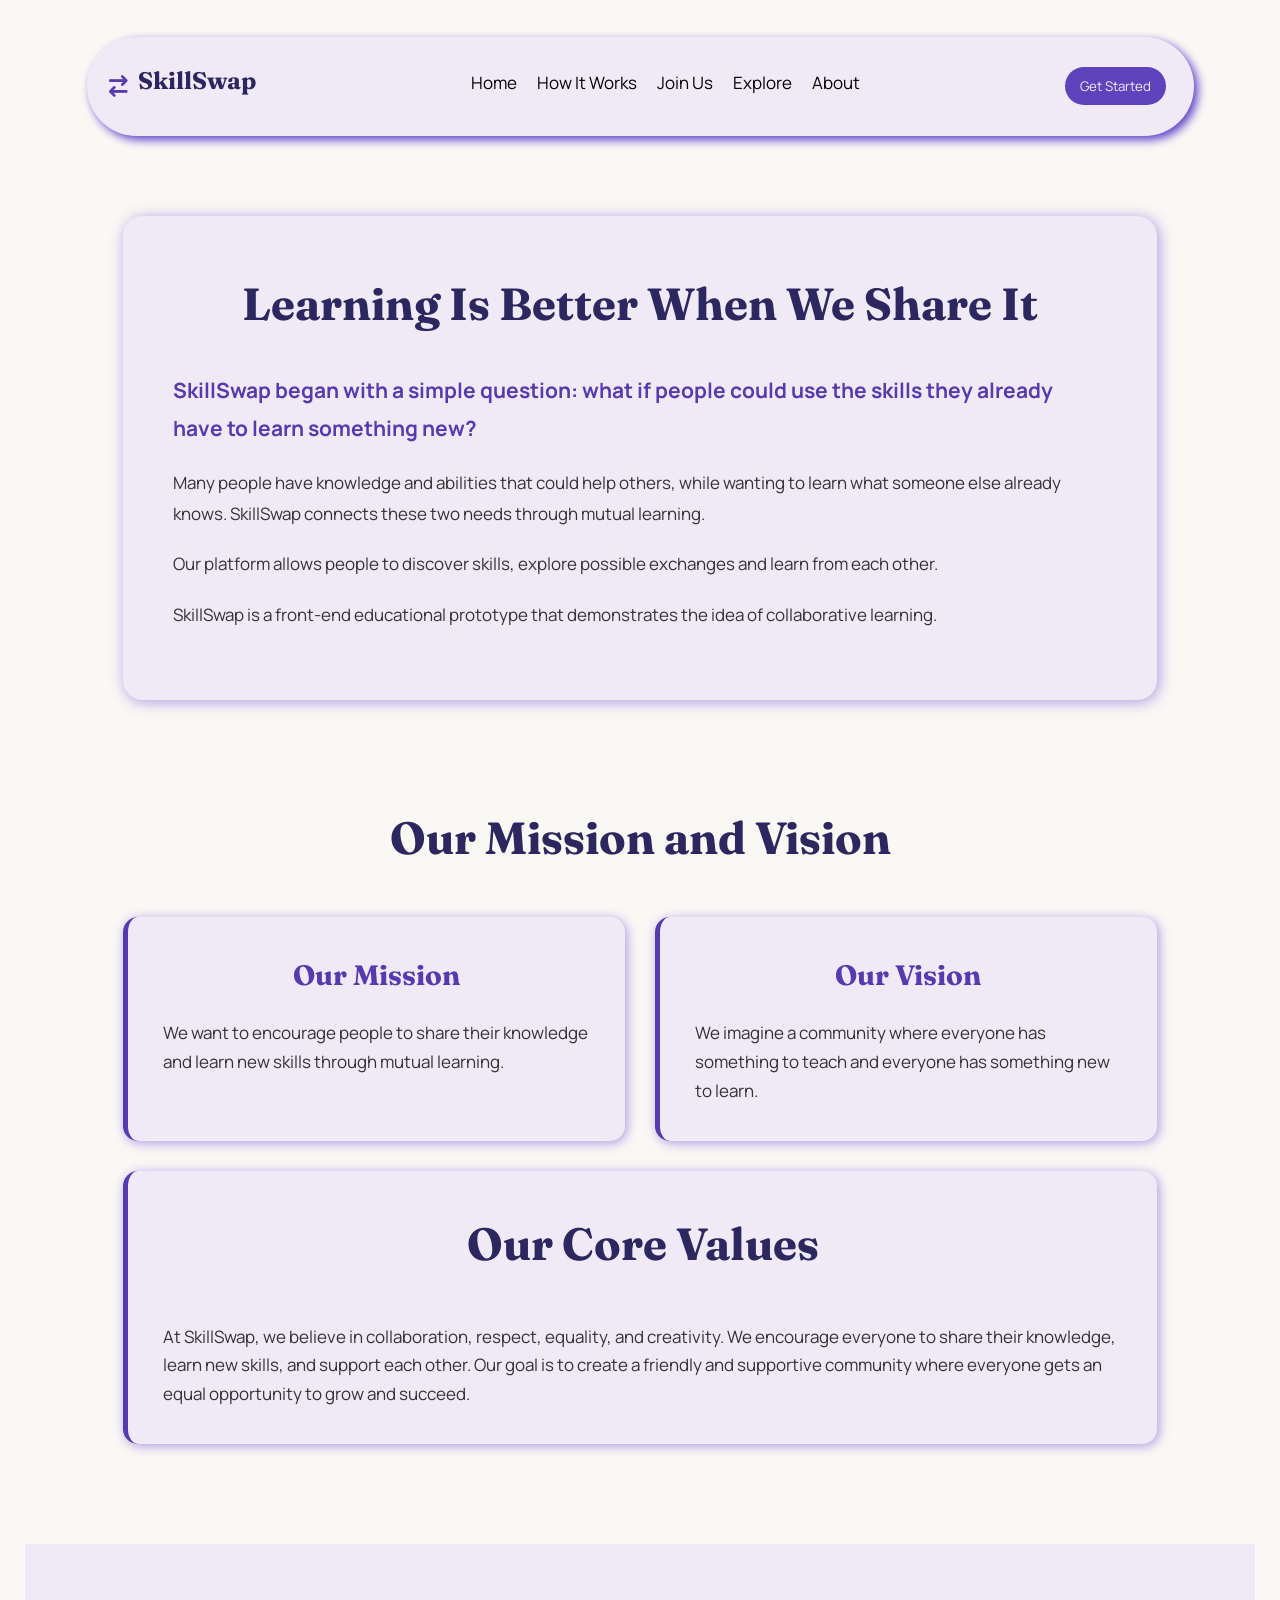
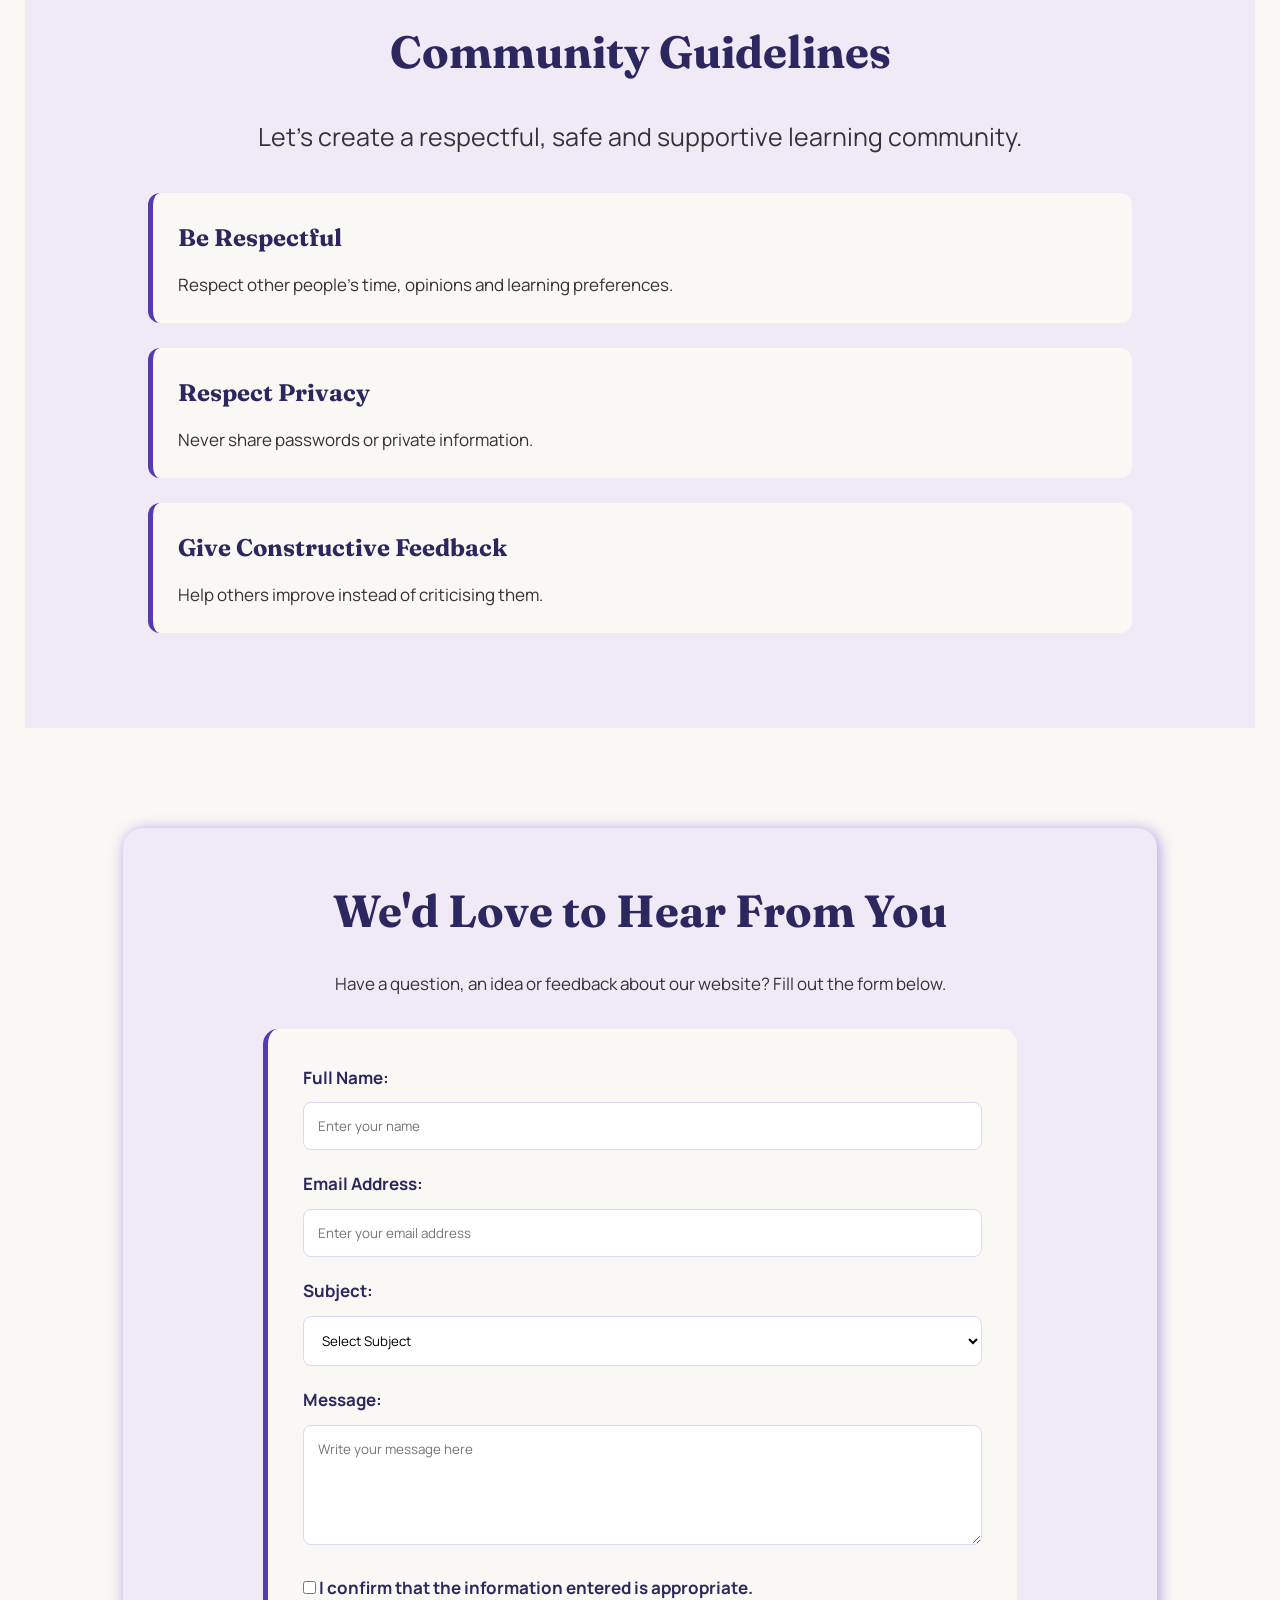
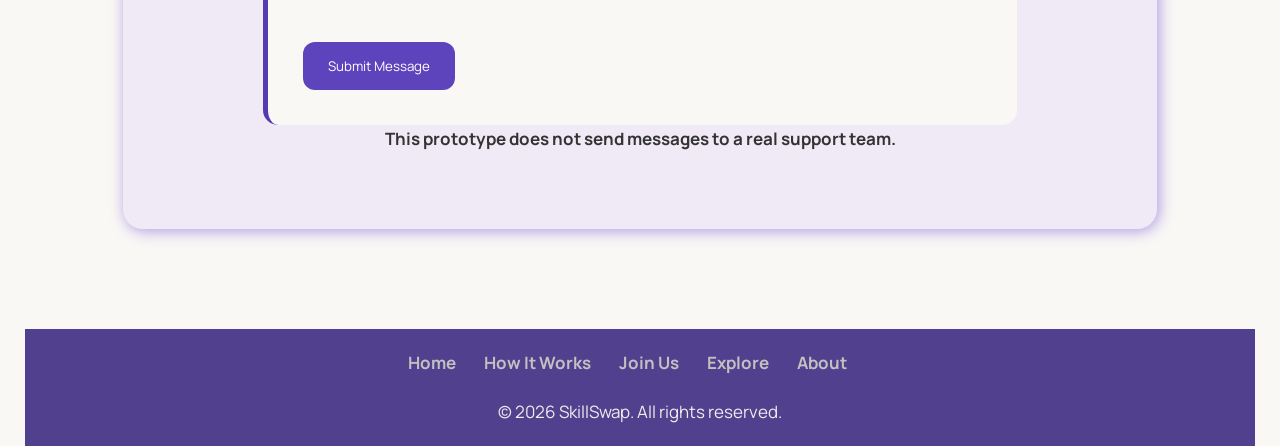
<file: about.html>
<!DOCTYPE html>
<html lang="en">
<head>
    <meta charset="UTF-8">
    <meta name="viewport" content="width=device-width, initial-scale=1.0">
     <link rel="preconnect" href="https://fonts.googleapis.com" />
    <link rel="preconnect" href="https://fonts.gstatic.com" crossorigin />
    <link
      href="https://fonts.googleapis.com/css2?family=Fraunces:opsz,wght@9..144,700&family=Manrope:wght@400;500;600&display=swap"
      rel="stylesheet"
    />
    <link
      rel="stylesheet"
      href="https://cdnjs.cloudflare.com/ajax/libs/font-awesome/6.4.0/css/all.min.css"
    />
    <title>About</title>
    <link rel="stylesheet" href="about.css">
</head>
<body>
     <!--Nav bar Content-->
      <nav class="Nav-Bar">
        <div class="Logo">
          <i class="fa-solid fa-arrow-right-arrow-left fa-lg"></i>
          <h2>SkillSwap</h2>
        </div>
        <div class="Nav-Bar-Links">
          <a href="./index.html" target="_self">Home</a>
          <a href="./HowItWorks.html" target="_self">How It Works</a>
          <a href="./JoinSkillSwap.html" target="_self">Join Us</a>
          <a href="./explore.html">Explore</a>
          <a href="#about">About</a>
        </div>
        <div>
          <button type="button">Get Started</button>
        </div>
      </nav>
 <main>

        
<main>

    <!-- About Section -->
    <section class="about-section" id="about">
        <h1>Learning Is Better When We Share It</h1>

        <p>SkillSwap began with a simple question: what if people could use the skills they already have to learn something new?</p>

        <p>Many people have knowledge and abilities that could help others, while wanting to learn what someone else already knows. SkillSwap connects these two needs through mutual learning.</p>

        <p>Our platform allows people to discover skills, explore possible exchanges and learn from each other.</p>

        <p>SkillSwap is a front-end educational prototype that demonstrates the idea of collaborative learning.</p>
    </section>

    <!-- Mission and Vision Section -->
    <section class="mission-vision-section">

        <h2>Our Mission and Vision</h2>

        <div class="mission-vision-container">

            <div class="mission-box">
                <h3>Our Mission</h3>
                <p>We want to encourage people to share their knowledge and learn new skills through mutual learning.</p>
            </div>

            <div class="vision-box">
                <h3>Our Vision</h3>
                <p>We imagine a community where everyone has something to teach and everyone has something new to learn.</p>
            </div>

        </div>

        <!-- Core Values -->
        <div class="values-box">
            <h2>Our Core Values</h2>

            <p>
                At SkillSwap, we believe in collaboration, respect,
                equality, and creativity. We encourage everyone to
                share their knowledge, learn new skills, and support
                each other. Our goal is to create a friendly and
                supportive community where everyone gets an equal
                opportunity to grow and succeed.
            </p>
        </div>

    </section>

    <!-- Community Guidelines -->
    <section class="community-section">

        <h2>Community Guidelines</h2>

        <p>Let's create a respectful, safe and supportive learning community.</p>

        <ol>
            <li>
                <h3>Be Respectful</h3>
                <p>Respect other people's time, opinions and learning preferences.</p>
            </li>

            <li>
                <h3>Respect Privacy</h3>
                <p>Never share passwords or private information.</p>
            </li>

            <li>
                <h3>Give Constructive Feedback</h3>
                <p>Help others improve instead of criticising them.</p>
            </li>
        </ol>

    </section>
    <!-- Contact Section -->
    <section class="contact-section">

        <h2>We'd Love to Hear From You</h2>
        <p>
            Have a question, an idea or feedback about our website?
            Fill out the form below.
        </p>

        <form class="contact-form">

            <label for="name">Full Name:</label>
            <input type="text" id="name" name="name"
                   placeholder="Enter your name" required>

            <label for="email">Email Address:</label>
            <input type="email" id="email" name="email"
                   placeholder="Enter your email address" required>

            <label for="subject">Subject:</label>
            <select id="subject" name="subject" required>
                <option value="">Select Subject</option>
                <option value="general">General Inquiry</option>
                <option value="feedback">Website Feedback</option>
                <option value="category">Suggest a Skill Category</option>
                <option value="technical">Technical Issue</option>
                <option value="other">Other</option>
            </select>

            <label for="message">Message:</label>
            <textarea id="message" name="message" rows="5"
                      placeholder="Write your message here" required></textarea>

            <input type="checkbox" id="confirm" name="confirm" required>
            <label for="confirm">
                I confirm that the information entered is appropriate.
            </label>

            <br><br>

            <button type="submit">Submit Message</button>

        </form>

        <p>
            <strong>
                This prototype does not send messages to a real
                support team.
           </strong>
        </p>

    </section>
</main>
   <!--Footer-->
    <footer class="Footer">
      <div class="Footer-Links">
        <a href="./index.html">Home</a>
        <a href="./HowItWorks.html">How It Works</a>
        <a href="./JoinSkillSwap.html">Join Us</a>
        <a href="./explore.html">Explore </a>
        <a href="#about">About</a>
      </div>
      <p>&copy; 2026 SkillSwap. All rights reserved.</p>
    </footer>

</body>
</html>
</file>
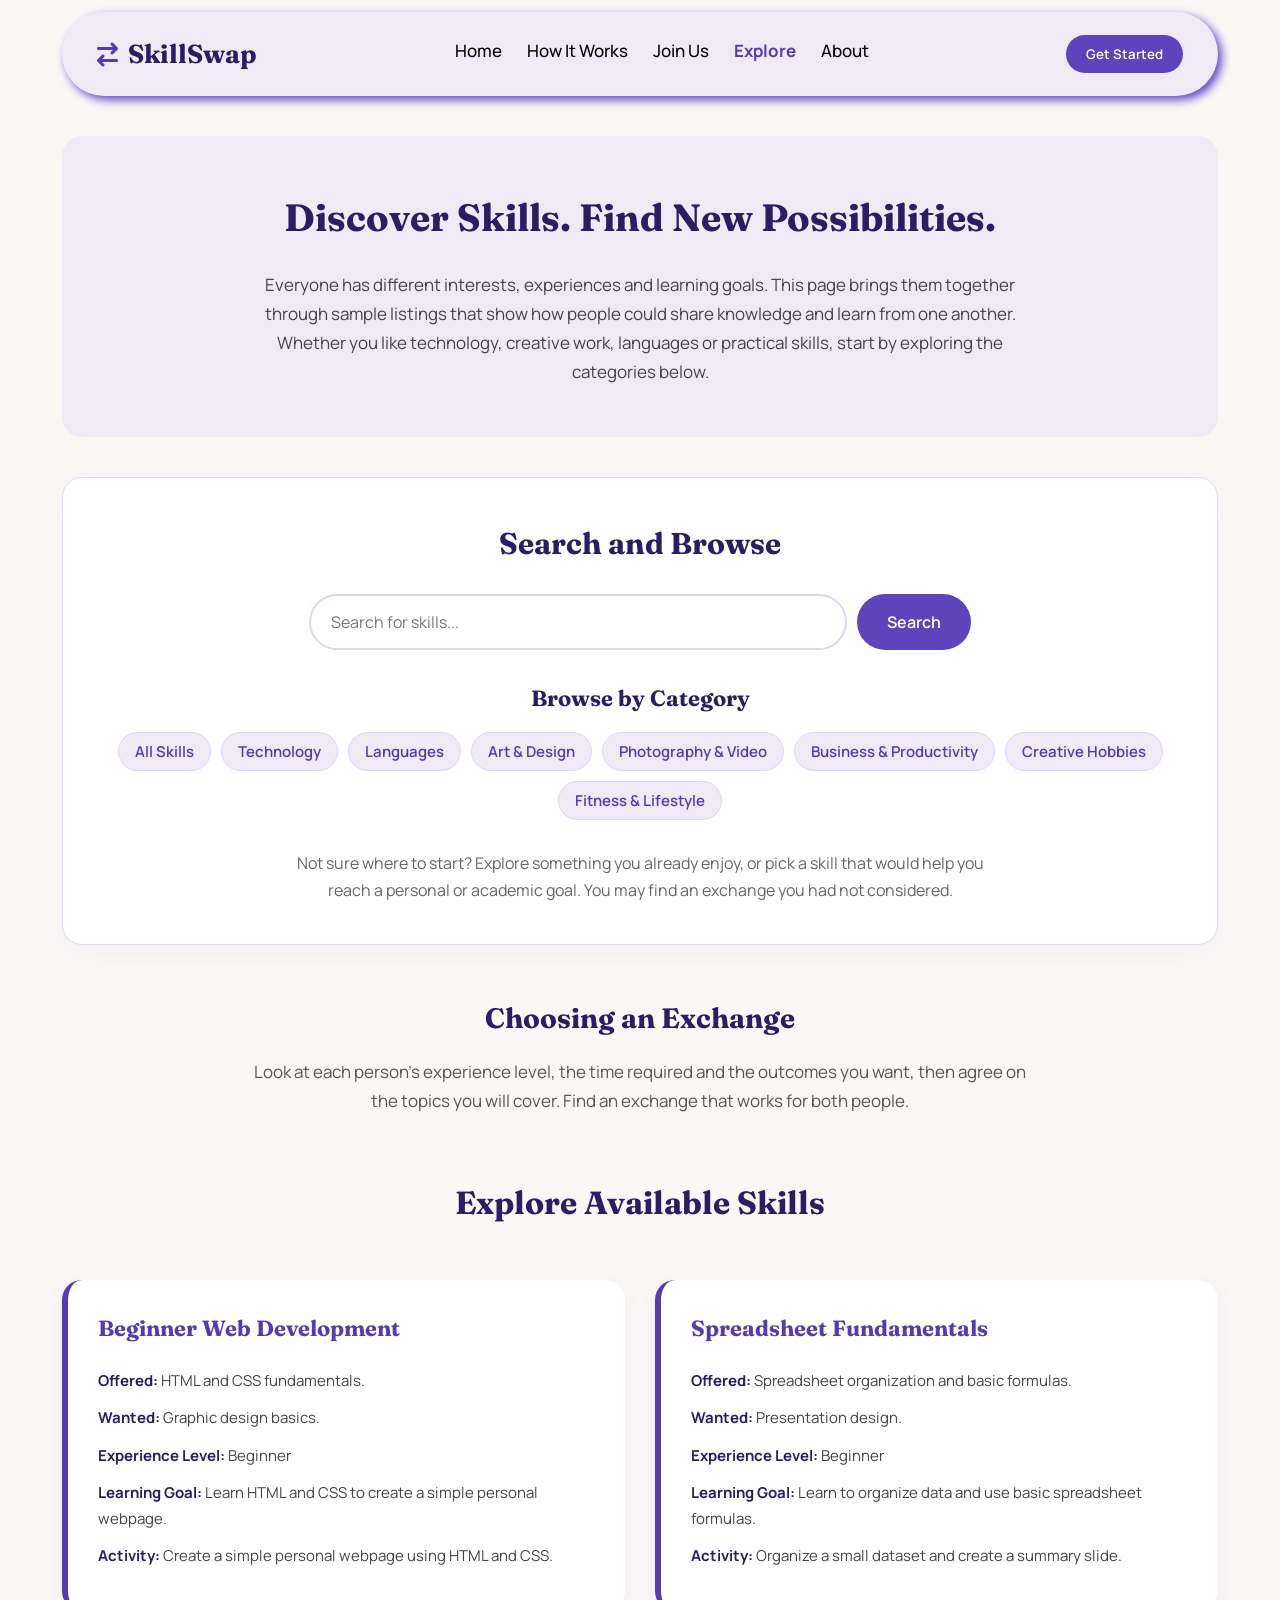
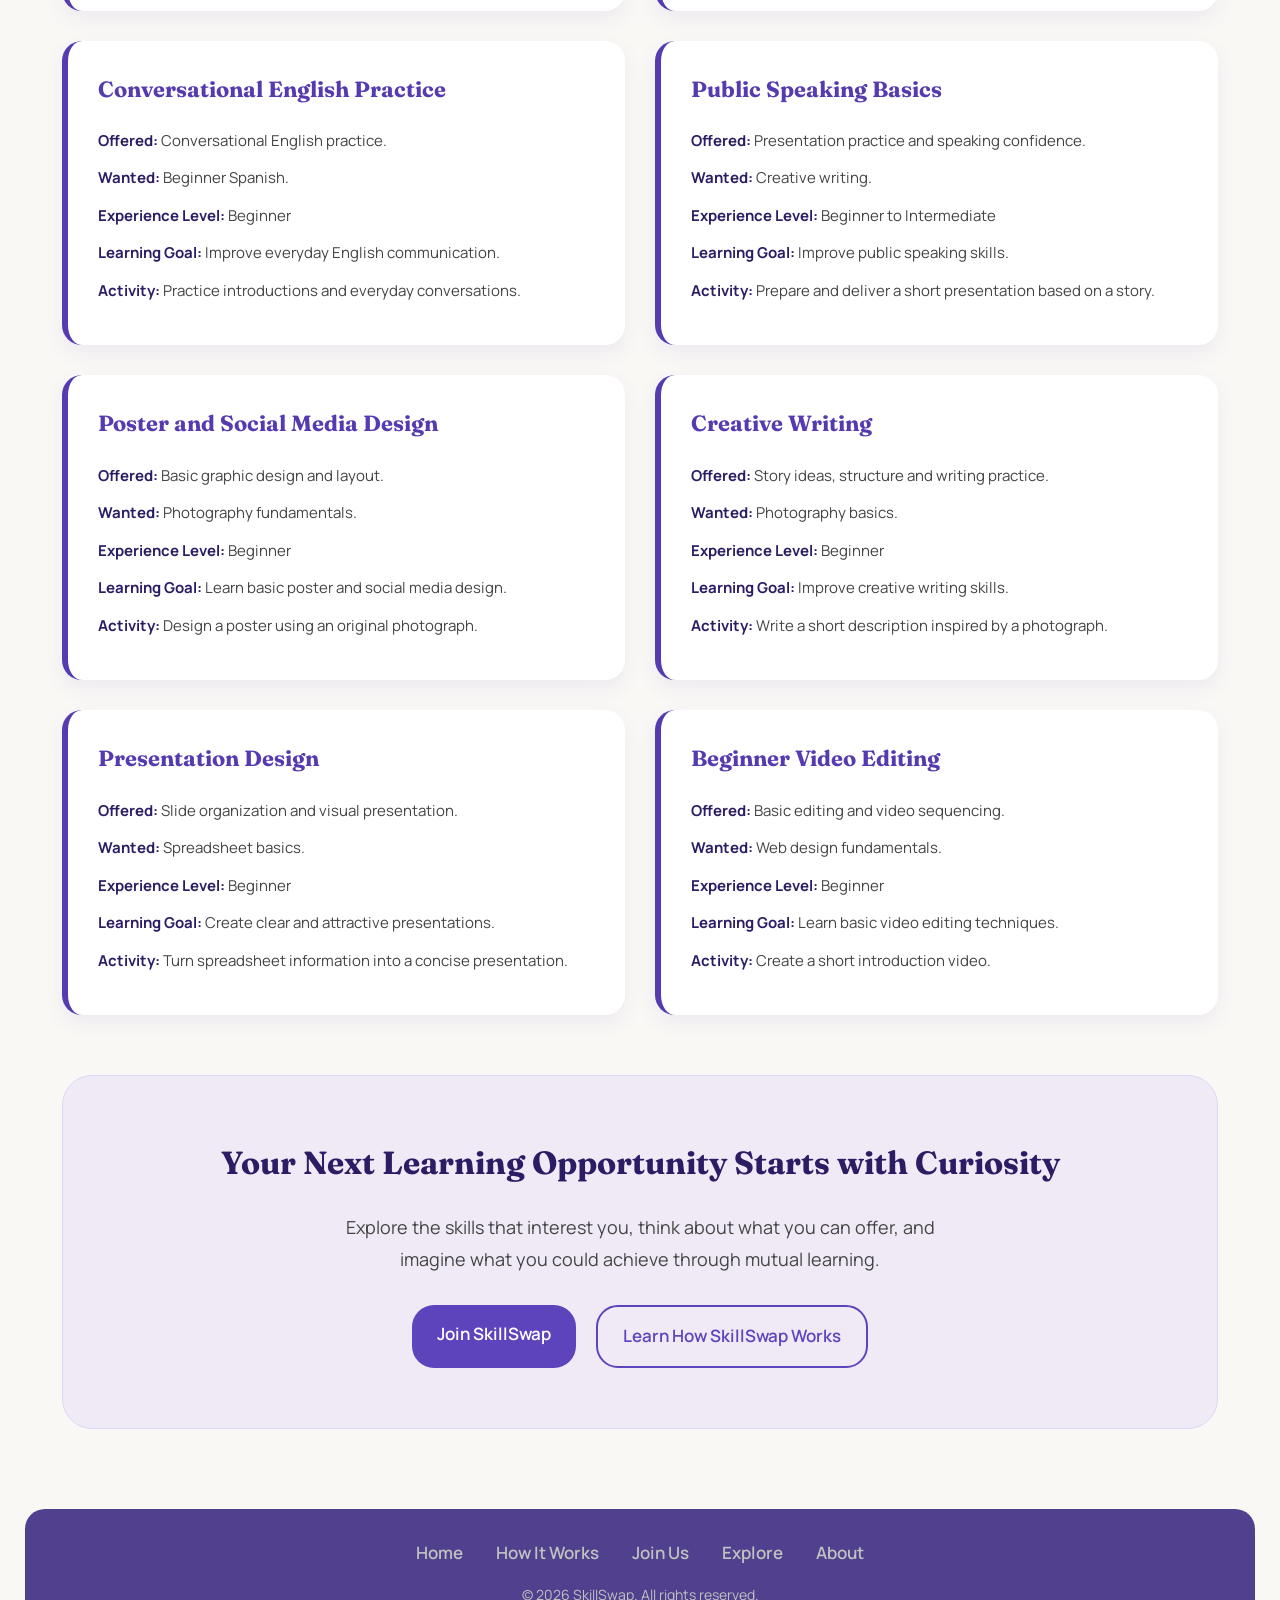
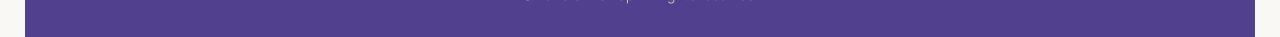
<file: explore.html>
<!doctype html>
<html lang="en">
  <head>
    <meta charset="UTF-8" />
    <meta name="viewport" content="width=device-width, initial-scale=1.0" />
    <title>Explore Skills - SkillSwap</title>

    <!-- Fonts & Icons -->
    <link rel="preconnect" href="https://fonts.googleapis.com" />
    <link rel="preconnect" href="https://fonts.gstatic.com" crossorigin />
    <link
      href="https://fonts.googleapis.com/css2?family=Fraunces:opsz,wght@9..144,700&family=Manrope:wght@400;500;600&display=swap"
      rel="stylesheet"
    />
    <link
      rel="stylesheet"
      href="https://cdnjs.cloudflare.com/ajax/libs/font-awesome/6.4.0/css/all.min.css"
    />

    <!-- CSS Link -->
    <link rel="stylesheet" href="explore.css" />
  </head>
  <body>
    <!-- Nav bar Content -->
    <nav class="Nav-Bar">
      <div class="Logo">
        <i class="fa-solid fa-arrow-right-arrow-left fa-lg"></i>
        <h2>SkillSwap</h2>
      </div>
      <div class="Nav-Bar-Links">
        <a href="./index.html" target="_self">Home</a>
        <a href="./HowItWorks.html" target="_self">How It Works</a>
        <a href="./JoinSkillSwap.html" target="_self">Join Us</a>
        <a href="#explore" aria-current="page">Explore</a>
        <a href="./about.html">About</a>
      </div>
      <div>
        <button type="button">Get Started</button>
      </div>
    </nav>

    <!-- Page Header -->
    <section class="page-header" id="explore">
      <h1>Discover Skills. Find New Possibilities.</h1>
      <p>
        Everyone has different interests, experiences and learning goals. This
        page brings them together through sample listings that show how people
        could share knowledge and learn from one another. Whether you like
        technology, creative work, languages or practical skills, start by
        exploring the categories below.
      </p>
    </section>

    <!-- Search Bar & Categories -->
    <section class="search-bar">
      <h2>Search and Browse</h2>
      <div class="search-input-group">
        <input type="text" placeholder="Search for skills..." />
        <button type="button">Search</button>
      </div>

      <div class="categories">
        <h3>Browse by Category</h3>
        <div class="category-buttons">
          <button type="button">All Skills</button>
          <button type="button">Technology</button>
          <button type="button">Languages</button>
          <button type="button">Art & Design</button>
          <button type="button">Photography & Video</button>
          <button type="button">Business & Productivity</button>
          <button type="button">Creative Hobbies</button>
          <button type="button">Fitness & Lifestyle</button>
        </div>
      </div>
      <p>
        Not sure where to start? Explore something you already enjoy, or pick a
        skill that would help you reach a personal or academic goal. You may
        find an exchange you had not considered.
      </p>
    </section>

    <!-- Choosing an Exchange -->
    <section class="chosing-exchange">
      <h2>Choosing an Exchange</h2>
      <p>
        Look at each person's experience level, the time required and the
        outcomes you want, then agree on the topics you will cover. Find an
        exchange that works for both people.
      </p>
    </section>

    <!-- Sample Listings -->
    <section class="Sample-listings">
      <h2>Explore Available Skills</h2>

      <div class="list-card">
        <h3>Beginner Web Development</h3>
        <p><strong>Offered:</strong> HTML and CSS fundamentals.</p>
        <p><strong>Wanted:</strong> Graphic design basics.</p>
        <p><strong>Experience Level:</strong> Beginner</p>
        <p>
          <strong>Learning Goal:</strong> Learn HTML and CSS to create a simple
          personal webpage.
        </p>
        <p>
          <strong>Activity:</strong> Create a simple personal webpage using HTML
          and CSS.
        </p>
      </div>

      <div class="list-card">
        <h3>Spreadsheet Fundamentals</h3>
        <p>
          <strong>Offered:</strong> Spreadsheet organization and basic formulas.
        </p>
        <p><strong>Wanted:</strong> Presentation design.</p>
        <p><strong>Experience Level:</strong> Beginner</p>
        <p>
          <strong>Learning Goal:</strong> Learn to organize data and use basic
          spreadsheet formulas.
        </p>
        <p>
          <strong>Activity:</strong> Organize a small dataset and create a
          summary slide.
        </p>
      </div>

      <div class="list-card">
        <h3>Conversational English Practice</h3>
        <p><strong>Offered:</strong> Conversational English practice.</p>
        <p><strong>Wanted:</strong> Beginner Spanish.</p>
        <p><strong>Experience Level:</strong> Beginner</p>
        <p>
          <strong>Learning Goal:</strong> Improve everyday English
          communication.
        </p>
        <p>
          <strong>Activity:</strong> Practice introductions and everyday
          conversations.
        </p>
      </div>

      <div class="list-card">
        <h3>Public Speaking Basics</h3>
        <p>
          <strong>Offered:</strong> Presentation practice and speaking
          confidence.
        </p>
        <p><strong>Wanted:</strong> Creative writing.</p>
        <p><strong>Experience Level:</strong> Beginner to Intermediate</p>
        <p><strong>Learning Goal:</strong> Improve public speaking skills.</p>
        <p>
          <strong>Activity:</strong> Prepare and deliver a short presentation
          based on a story.
        </p>
      </div>

      <div class="list-card">
        <h3>Poster and Social Media Design</h3>
        <p><strong>Offered:</strong> Basic graphic design and layout.</p>
        <p><strong>Wanted:</strong> Photography fundamentals.</p>
        <p><strong>Experience Level:</strong> Beginner</p>
        <p>
          <strong>Learning Goal:</strong> Learn basic poster and social media
          design.
        </p>
        <p>
          <strong>Activity:</strong> Design a poster using an original
          photograph.
        </p>
      </div>

      <div class="list-card">
        <h3>Creative Writing</h3>
        <p>
          <strong>Offered:</strong> Story ideas, structure and writing practice.
        </p>
        <p><strong>Wanted:</strong> Photography basics.</p>
        <p><strong>Experience Level:</strong> Beginner</p>
        <p><strong>Learning Goal:</strong> Improve creative writing skills.</p>
        <p>
          <strong>Activity:</strong> Write a short description inspired by a
          photograph.
        </p>
      </div>

      <div class="list-card">
        <h3>Presentation Design</h3>
        <p>
          <strong>Offered:</strong> Slide organization and visual presentation.
        </p>
        <p><strong>Wanted:</strong> Spreadsheet basics.</p>
        <p><strong>Experience Level:</strong> Beginner</p>
        <p>
          <strong>Learning Goal:</strong> Create clear and attractive
          presentations.
        </p>
        <p>
          <strong>Activity:</strong> Turn spreadsheet information into a concise
          presentation.
        </p>
      </div>

      <div class="list-card">
        <h3>Beginner Video Editing</h3>
        <p><strong>Offered:</strong> Basic editing and video sequencing.</p>
        <p><strong>Wanted:</strong> Web design fundamentals.</p>
        <p><strong>Experience Level:</strong> Beginner</p>
        <p>
          <strong>Learning Goal:</strong> Learn basic video editing techniques.
        </p>
        <p><strong>Activity:</strong> Create a short introduction video.</p>
      </div>
    </section>

    <!-- Closing Section -->
    <section class="closing-section">
      <h2>Your Next Learning Opportunity Starts with Curiosity</h2>
      <p>
        Explore the skills that interest you, think about what you can offer,
        and imagine what you could achieve through mutual learning.
      </p>
      <div class="closing-buttons">
        <a href="JoinSkillSwap.html" class="btn-primary">Join SkillSwap</a>
        <a href="how-it-works.html" class="btn-secondary"
          >Learn How SkillSwap Works</a
        >
      </div>
    </section>

    <!-- Footer -->
    <footer class="Footer">
      <div class="Footer-Links">
        <a href="./index.html#home">Home</a>
        <a href="./HowItWorks.html">How It Works</a>
        <a href="./JoinSkillSwap.html">Join Us</a>
        <a href="#explore">Explore</a>
        <a href="./about.html">About</a>
      </div>
      <p>&copy; 2026 SkillSwap. All rights reserved.</p>
    </footer>
  </body>
</html>
</file>
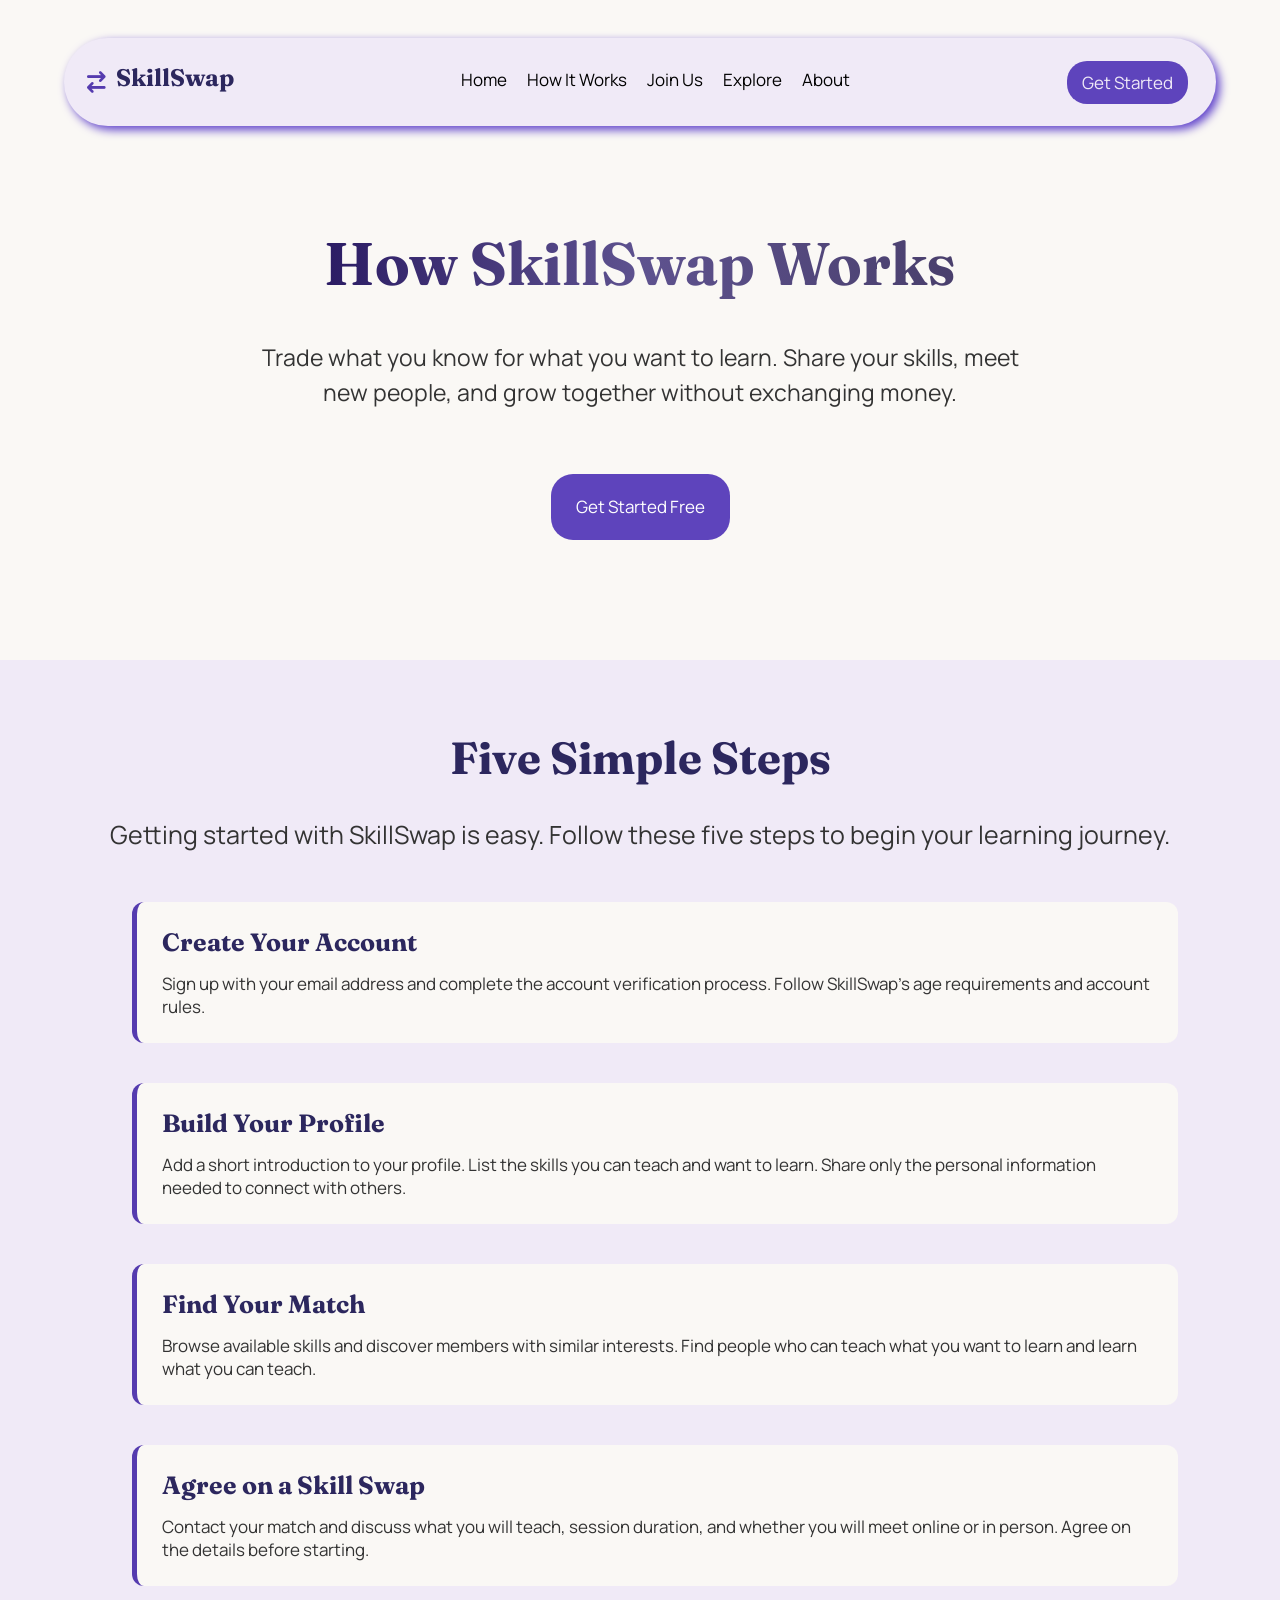
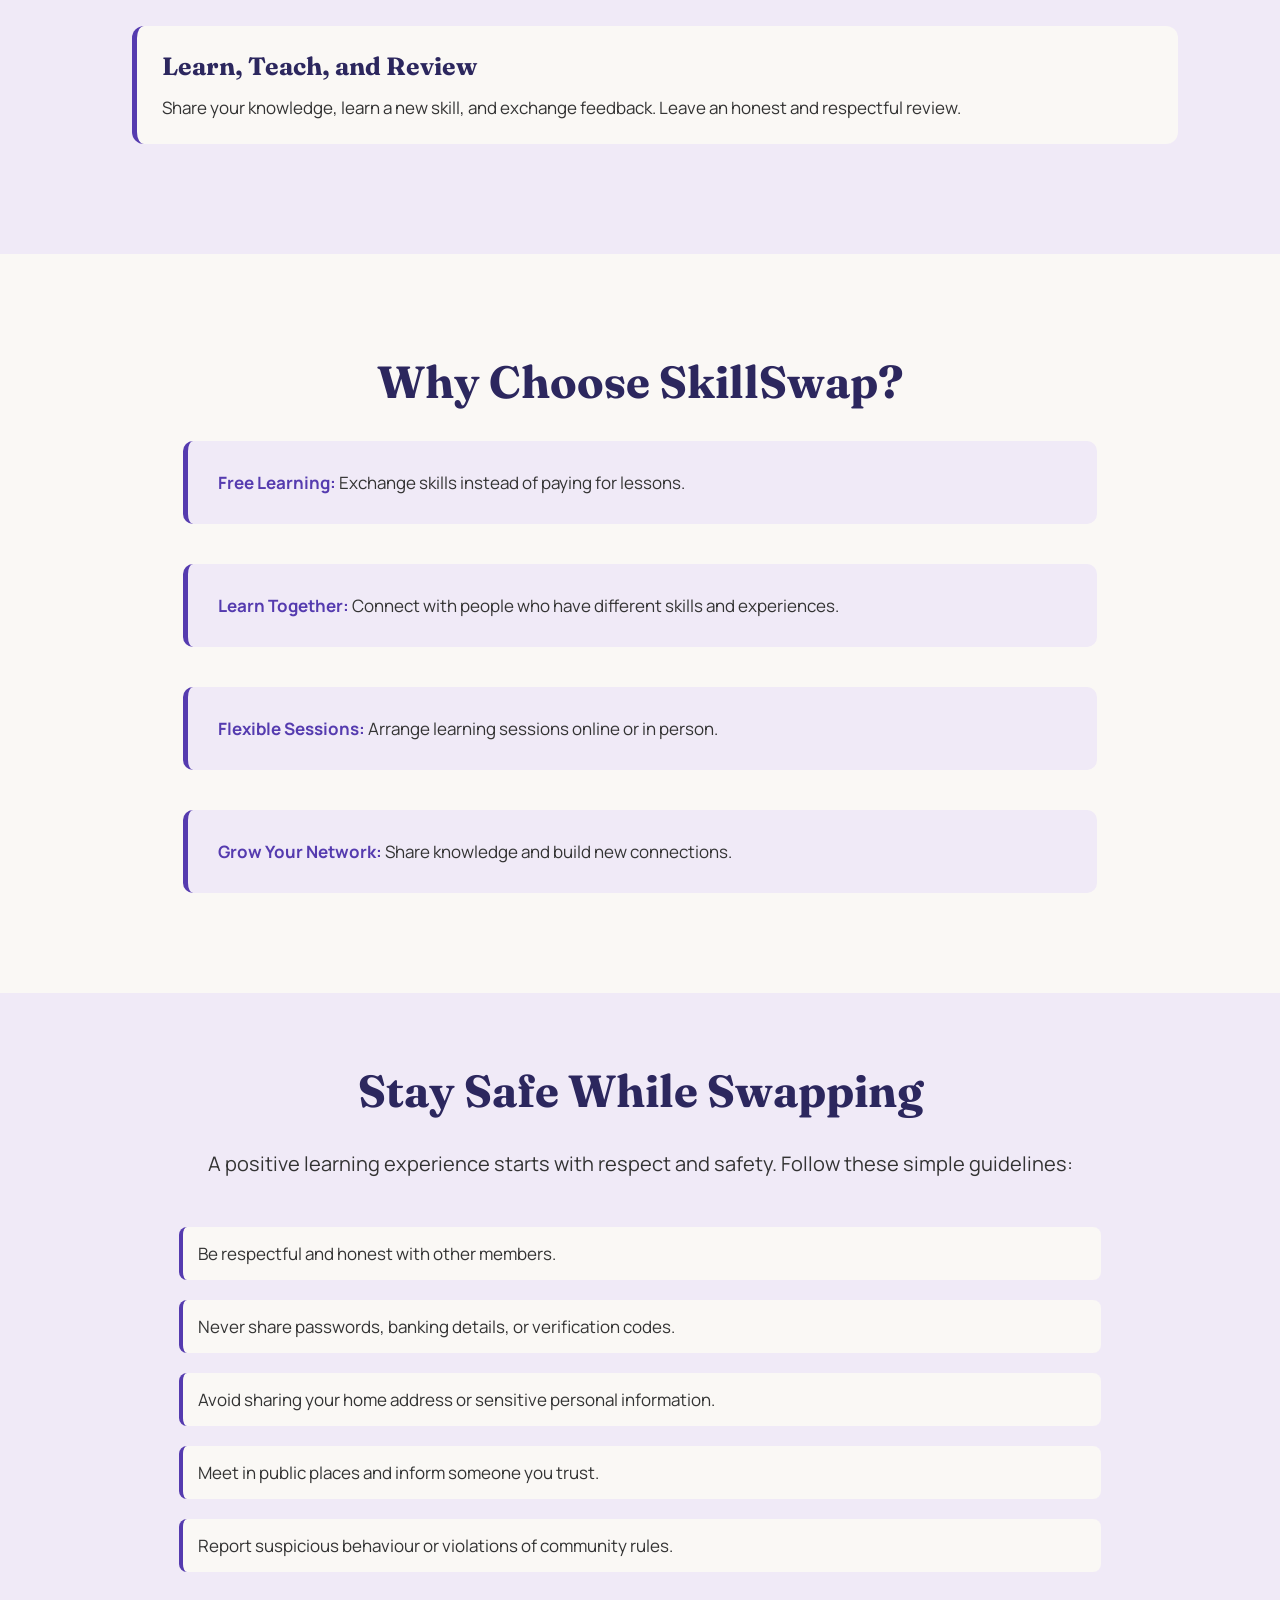
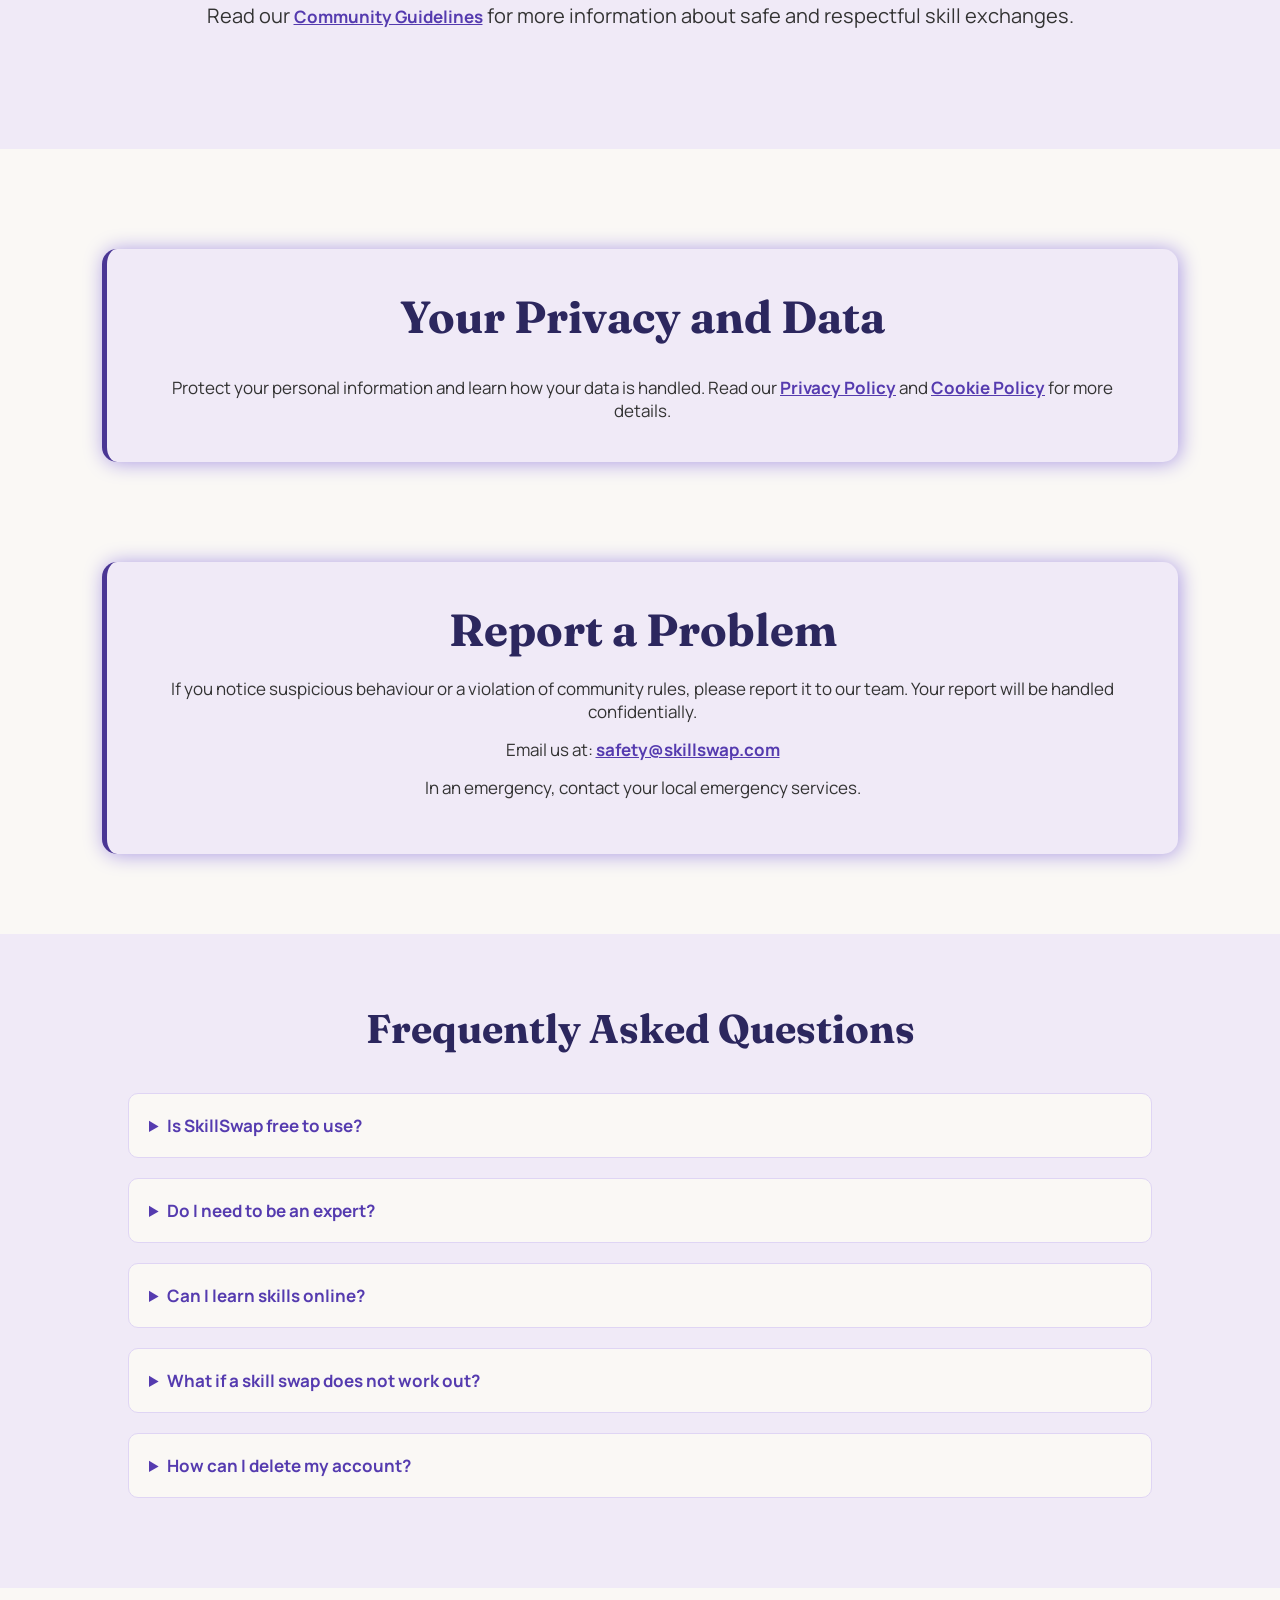
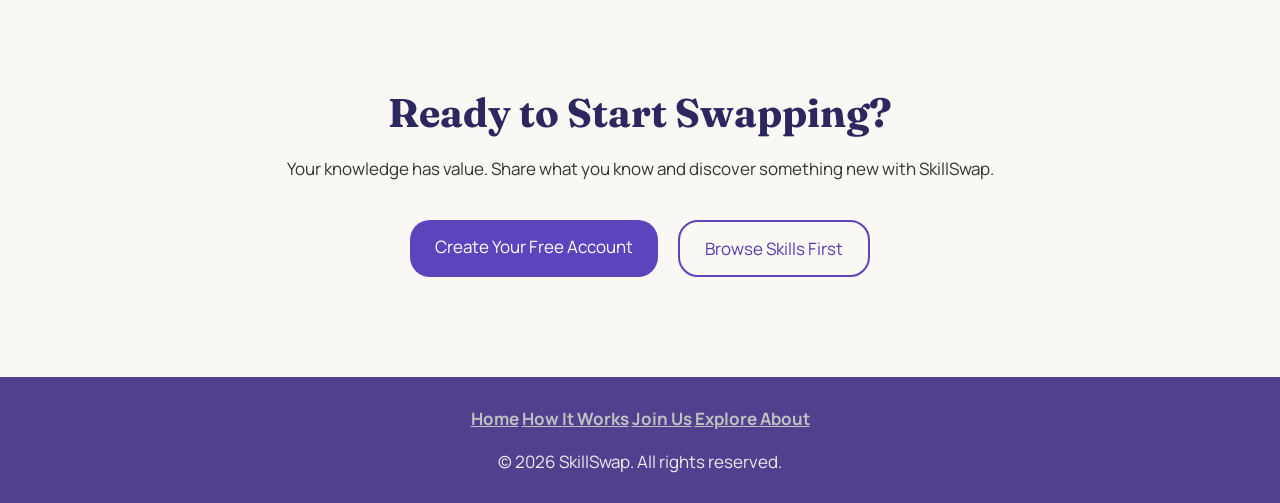
<file: HowItWorks.html>
<!doctype html>
<html lang="en">
  <head>
    <meta charset="UTF-8" />
    <meta name="viewport" content="width=device-width, initial-scale=1.0" />
    <meta
      name="description"
      content="Learn how SkillSwap works. Create a profile, exchange skills, find matches, and learn together for free."
    />
    <link rel="preconnect" href="https://fonts.googleapis.com" />
    <link rel="preconnect" href="https://fonts.gstatic.com" crossorigin />
    <link
      href="https://fonts.googleapis.com/css2?family=Fraunces:opsz,wght@9..144,700&family=Manrope:wght@400;500;600&display=swap"
      rel="stylesheet"
    />
    <link
      rel="stylesheet"
      href="https://cdnjs.cloudflare.com/ajax/libs/font-awesome/6.4.0/css/all.min.css"
    />
    <title>How It Works | SkillSwap</title>
    <link rel="stylesheet" href="style2.css" />
  </head>

  <body>
    <!--Nav bar Content-->
    <nav class="Nav-Bar">
      <div class="Logo">
        <i class="fa-solid fa-arrow-right-arrow-left fa-lg"></i>
        <h2>SkillSwap</h2>
      </div>
      <div class="Nav-Bar-Links">
        <a href="./index.html" target="_self">Home</a>
        <a href="./HowItWorks.html#HowItWorks" target="_self">How It Works</a>
        <a href="./JoinSkillSwap.html" target="_self">Join Us</a>
        <a href="./explore.html">Explore</a>
        <a href="./about.html">About</a>
      </div>
      <div>
        <button type="button">Get Started</button>
      </div>
    </nav>
    <main id="main-content " id="HowItWorks">
      <!-- hero-block -->
      <section class="hero-title" id="Working">
        <h1>How SkillSwap Works</h1>

        <p>
          Trade what you know for what you want to learn. Share your skills,
          meet new people, and grow together without exchanging money.
        </p>

        <p><a href="signup.html">Get Started Free</a></p>
      </section>

      <!-- steps-block -->
      <section class="steps-title">
        <h2>Five Simple Steps</h2>

        <p>
          Getting started with SkillSwap is easy. Follow these five steps to
          begin your learning journey.
        </p>

        <ol>
          <li>
            <h3>Create Your Account</h3>
            <p>
              Sign up with your email address and complete the account
              verification process. Follow SkillSwap's age requirements and
              account rules.
            </p>
          </li>

          <li>
            <h3>Build Your Profile</h3>
            <p>
              Add a short introduction to your profile. List the skills you can
              teach and want to learn. Share only the personal information
              needed to connect with others.
            </p>
          </li>

          <li>
            <h3>Find Your Match</h3>
            <p>
              Browse available skills and discover members with similar
              interests. Find people who can teach what you want to learn and
              learn what you can teach.
            </p>
          </li>

          <li>
            <h3>Agree on a Skill Swap</h3>
            <p>
              Contact your match and discuss what you will teach, session
              duration, and whether you will meet online or in person. Agree on
              the details before starting.
            </p>
          </li>

          <li>
            <h3>Learn, Teach, and Review</h3>
            <p>
              Share your knowledge, learn a new skill, and exchange feedback.
              Leave an honest and respectful review.
            </p>
          </li>
        </ol>
      </section>
      <!-- benefits-block -->
      <section class="benefits-title">
        <h2>Why Choose SkillSwap?</h2>

        <ul>
          <li>
            <strong>Free Learning:</strong> Exchange skills instead of paying
            for lessons.
          </li>
          <li>
            <strong>Learn Together:</strong> Connect with people who have
            different skills and experiences.
          </li>
          <li>
            <strong>Flexible Sessions:</strong> Arrange learning sessions online
            or in person.
          </li>
          <li>
            <strong>Grow Your Network:</strong> Share knowledge and build new
            connections.
          </li>
        </ul>
      </section>
      <!-- safety-block -->
      <section class="safety-title">
        <h2>Stay Safe While Swapping</h2>

        <p>
          A positive learning experience starts with respect and safety. Follow
          these simple guidelines:
        </p>

        <ul>
          <li>Be respectful and honest with other members.</li>
          <li>
            Never share passwords, banking details, or verification codes.
          </li>
          <li>
            Avoid sharing your home address or sensitive personal information.
          </li>
          <li>Meet in public places and inform someone you trust.</li>
          <li>Report suspicious behaviour or violations of community rules.</li>
        </ul>

        <p>
          Read our <a href="community-guidelines.html">Community Guidelines</a>
          for more information about safe and respectful skill exchanges.
        </p>
      </section>

      <!-- Privacy  -->
      <section class="privacy-title">
        <h2>Your Privacy and Data</h2>

        <p>
          Protect your personal information and learn how your data is handled.
          Read our
          <a href="privacy.html">Privacy Policy</a> and
          <a href="cookies.html">Cookie Policy</a>
          for more details.
        </p>
      </section>
      <!-- report a problem-->
      <section class="report-title">
        <h2>Report a Problem</h2>

        <p>
          If you notice suspicious behaviour or a violation of community rules,
          please report it to our team. Your report will be handled
          confidentially.
        </p>

        <p>
          Email us at:
          <a href="mailto:safety@skillswap.com"> safety@skillswap.com </a>
        </p>

        <p>In an emergency, contact your local emergency services.</p>
      </section>

      <!-- faqs -->
      <section class="faq-title">
        <h2>Frequently Asked Questions</h2>

        <details>
          <summary>Is SkillSwap free to use?</summary>
          <p>
            SkillSwap lets members exchange skills without paying each other for
            lessons. Any optional paid features should be clearly identified
            before use.
          </p>
        </details>

        <details>
          <summary>Do I need to be an expert?</summary>
          <p>
            No. You can teach a skill you understand well enough to help someone
            else. Be honest about your experience.
          </p>
        </details>

        <details>
          <summary>Can I learn skills online?</summary>
          <p>
            Yes. You can arrange online sessions with other members, subject to
            the platform's rules.
          </p>
        </details>

        <details>
          <summary>What if a skill swap does not work out?</summary>
          <p>
            You can respectfully end the arrangement. Report any violation of
            the community rules through the available reporting options.
          </p>
        </details>

        <details>
          <summary>How can I delete my account?</summary>
          <p>
            Check your account settings or contact the platform for assistance.
            Refer to the
            <a href="privacy.html">Privacy Policy</a>
            for information about your data.
          </p>
        </details>
      </section>
      <section class="cta-title">
        <h2>Ready to Start Swapping?</h2>

        <p>
          Your knowledge has value. Share what you know and discover something
          new with SkillSwap.
        </p>

        <div class="cta-buttons">
          <a href="signup.html" class="primary-btn">
            Create Your Free Account
          </a>

          <a href="browse.html" class="secondary-btn"> Browse Skills First </a>
        </div>
      </section>
    </main>

    <!--Footer-->
    <footer class="Footer">
      <div class="Footer-Links">
        <a href="./index.html#home">Home</a>
        <a href="./HowItWorks.html#HowItWorks">How It Works</a>
        <a href="./JoinSkillSwap.html">Join Us</a>
        <a href="./explore.html">Explore </a>
        <a href="./about.html">About</a>
      </div>
      <p>&copy; 2026 SkillSwap. All rights reserved.</p>
    </footer>
  </body>
</html>
</file>
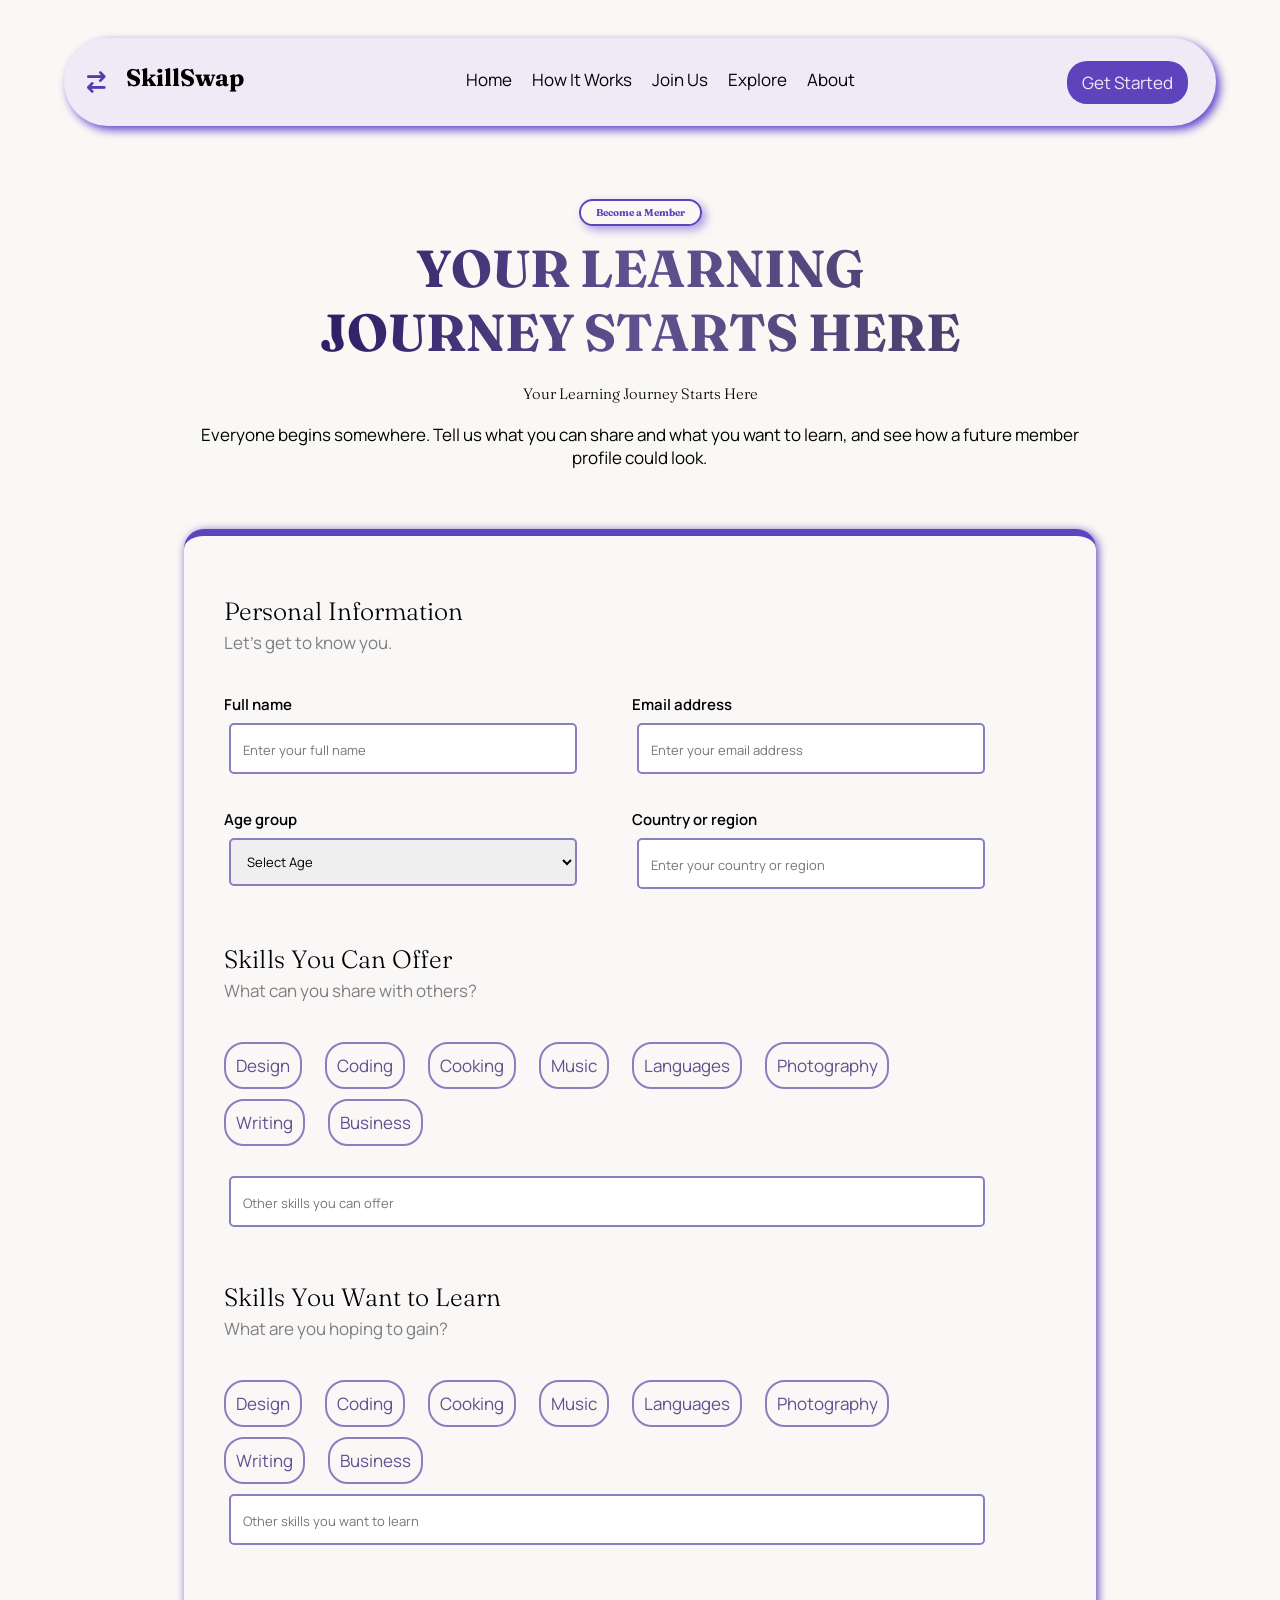
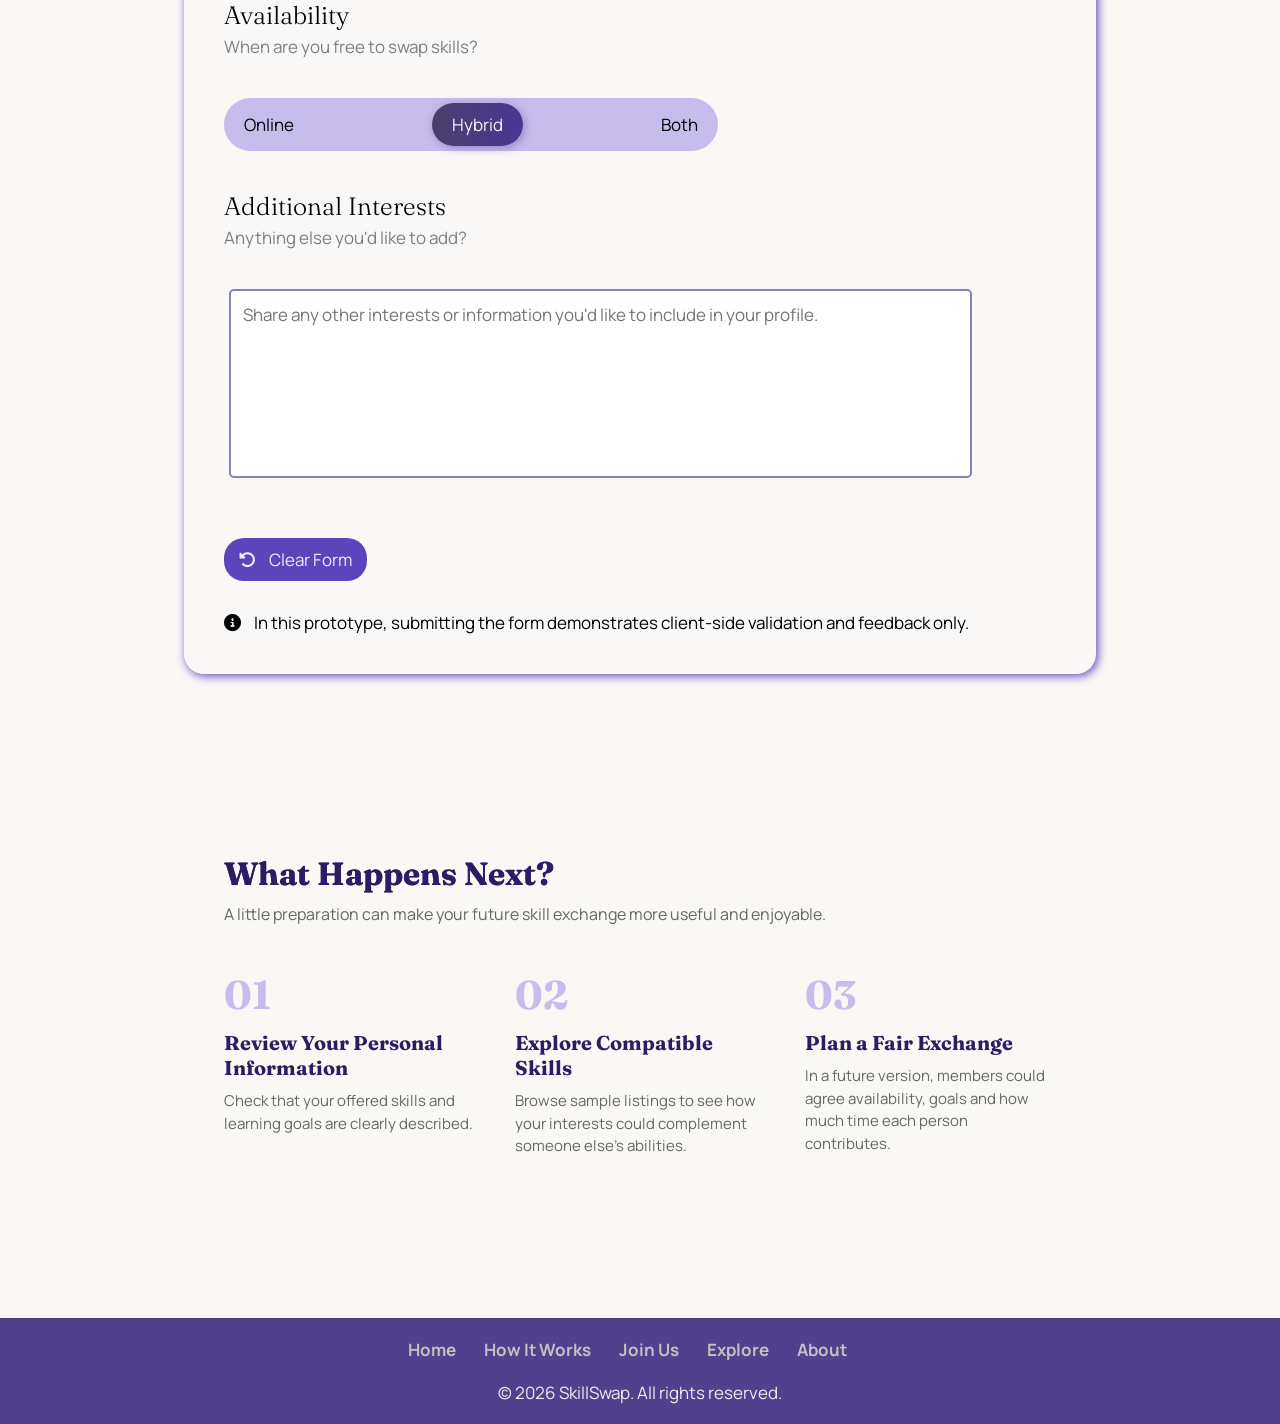
<file: JoinSkillSwap.html>
<!doctype html>
<html lang="en">
  <head>
    <meta charset="UTF-8" />
    <meta name="viewport" content="width=device-width, initial-scale=1.0" />
    <link rel="stylesheet" href="style3.css" />
    <link rel="preconnect" href="https://fonts.googleapis.com" />
    <link rel="preconnect" href="https://fonts.gstatic.com" crossorigin />
    <link
      href="https://fonts.googleapis.com/css2?family=Fraunces:opsz,wght@9..144,700&family=Manrope:wght@400;500;600&display=swap"
      rel="stylesheet"
    />
    <link
      rel="stylesheet"
      href="https://cdnjs.cloudflare.com/ajax/libs/font-awesome/6.4.0/css/all.min.css"
    />
    <title>Join Us</title>
  </head>
  <body>
    <!--Nav bar Content-->
    <nav class="Nav-Bar">
      <div class="Logo">
        <i class="fa-solid fa-arrow-right-arrow-left fa-lg"></i>
        <h2>SkillSwap</h2>
      </div>
      <div class="Nav-Bar-Links">
        <a href="./index.html" target="_self">Home</a>
        <a href="./HowItWorks.html" target="_self">How It Works</a>
        <a href="#JoinSkillSwap" target="_self">Join Us</a>
        <a href="./explore.html">Explore</a>
        <a href="./about.html">About</a>
      </div>
      <div>
        <button type="button">Get Started</button>
      </div>
    </nav>

    <main id="JoinUs">
      <section class="Hero-Section" id="JoinSkillSwap">
        <div class="intro-para">
          <span>Become a Member</span>
          <h1 class="section-label">YOUR LEARNING JOURNEY STARTS HERE</h1>

          <h3>Your Learning Journey Starts Here</h3>

          <p>
            Everyone begins somewhere. Tell us what you can share and what you
            want to learn, and see how a future member profile could look.
          </p>
        </div>
      </section>

      <!-- JOIN SECTION -->
      <section class="join-section">
        <div class="join-layout">
          <div class="form-column">
            <form class="join-form" id="joinForm">
              <!-- CARD 1 -->
              <div class="form-card">
                <div class="form-card-heading">
                  <div>
                    <h3>Personal Information</h3>
                    <p>Let's get to know you.</p>
                  </div>
                </div>
                <div class="form-row">
                  <div class="form-group">
                    <label for="fullName">Full name</label>
                    <input
                      type="text"
                      id="fullName"
                      name="fullName"
                      placeholder="Enter your full name"
                      autocomplete="name"
                      required
                    />
                  </div>
                  <div class="form-group">
                    <label for="email">Email address</label>
                    <input
                      type="email"
                      id="email"
                      name="email"
                      placeholder="Enter your email address"
                      autocomplete="email"
                      required
                    />
                  </div>
                </div>
                <div class="form-row">
                  <div class="form-group">
                    <label for="ageGroup">Age group</label>
                    <select id="ageGroup" name="ageGroup" required>
                      <option value="" disabled selected>Select Age</option>
                      <option value="under-18">Under 18</option>
                      <option value="18-24">18–24</option>
                      <option value="25-34">25–34</option>
                      <option value="35-and-above">35 and above</option>
                      <option value="prefer-not-to-say">
                        Prefer not to say
                      </option>
                    </select>
                  </div>
                  <div class="form-group">
                    <label for="country">Country or region</label>
                    <input
                      type="text"
                      id="country"
                      name="country"
                      placeholder="Enter your country or region"
                    />
                  </div>
                </div>
              </div>

              <!-- CARD 2 -->
              <div class="form-card">
                <div class="form-card-heading">
                  <div>
                    <h3>Skills You Can Offer</h3>
                    <p>What can you share with others?</p>
                  </div>
                </div>
                <div class="chip-grid">
                  <label class="blueprint-chip">
                    <input type="checkbox" name="skills" value="design" />
                    <span class="chip-text">Design</span>
                  </label>
                  <label class="blueprint-chip">
                    <input type="checkbox" name="skills" value="coding" />
                    <span class="chip-text">Coding</span>
                  </label>
                  <label class="blueprint-chip">
                    <input type="checkbox" name="skills" value="cooking" />
                    <span class="chip-text">Cooking</span>
                  </label>
                  <label class="blueprint-chip">
                    <input type="checkbox" name="skills" value="music" />
                    <span class="chip-text">Music</span>
                  </label>
                  <label class="blueprint-chip">
                    <input type="checkbox" name="skills" value="languages" />
                    <span class="chip-text">Languages</span>
                  </label>
                  <label class="blueprint-chip">
                    <input type="checkbox" name="skills" value="photography" />
                    <span class="chip-text">Photography</span>
                  </label>
                  <label class="blueprint-chip">
                    <input type="checkbox" name="skills" value="writing" />
                    <span class="chip-text">Writing</span>
                  </label>
                  <label class="blueprint-chip">
                    <input type="checkbox" name="skills" value="business" />
                    <span class="chip-text">Business</span>
                  </label>
                </div>
                <input
                  type="text"
                  id="otherSkills"
                  name="otherSkills"
                  placeholder="Other skills you can offer"
                />
              </div>

              <!-- CARD 3 -->
              <div class="form-card">
                <div class="form-card-heading">
                  <div>
                    <h3>Skills You Want to Learn</h3>
                    <p>What are you hoping to gain?</p>
                  </div>
                </div>
                <div class="chip-grid">
                  <label class="blueprint-chip">
                    <input type="checkbox" name="learn" value="design" />
                    <span class="chip-text">Design</span>
                  </label>
                  <label class="blueprint-chip">
                    <input type="checkbox" name="learn" value="coding" />
                    <span class="chip-text">Coding</span>
                  </label>
                  <label class="blueprint-chip">
                    <input type="checkbox" name="learn" value="cooking" />
                    <span class="chip-text">Cooking</span>
                  </label>
                  <label class="blueprint-chip">
                    <input type="checkbox" name="learn" value="music" />
                    <span class="chip-text">Music</span>
                  </label>
                  <label class="blueprint-chip">
                    <input type="checkbox" name="learn" value="languages" />
                    <span class="chip-text">Languages</span>
                  </label>
                  <label class="blueprint-chip">
                    <input type="checkbox" name="learn" value="photography" />
                    <span class="chip-text">Photography</span>
                  </label>
                  <label class="blueprint-chip">
                    <input type="checkbox" name="learn" value="writing" />
                    <span class="chip-text">Writing</span>
                  </label>
                  <label class="blueprint-chip">
                    <input type="checkbox" name="learn" value="business" />
                    <span class="chip-text">Business</span>
                  </label>
                </div>
                <input
                  type="text"
                  id="otherLearn"
                  name="otherLearn"
                  placeholder="Other skills you want to learn"
                />
              </div>

              <!-- CARD 4-->
              <div class="form-card">
                <div class="form-card-heading">
                  <div>
                    <h3>Availability</h3>
                    <p>When are you free to swap skills?</p>
                  </div>
                </div>
                <div class="chip-availability">
                  <label class="blueprint-chip-radio">
                    <input type="radio" name="availability" value="online" />
                    <span class="chip-text-ava">Online</span>
                  </label>
                  <label class="blueprint-chip-radio">
                    <input
                      type="radio"
                      name="availability"
                      value="hybrid"
                      checked
                    />
                    <span class="chip-text-ava">Hybrid</span>
                  </label>
                  <label class="blueprint-chip-radio">
                    <input type="radio" name="availability" value="both" />
                    <span class="chip-text-ava">Both</span>
                  </label>
                </div>
              </div>

              <!-- CARD 5 -->
              <div class="form-card">
                <div class="form-card-heading">
                  <div>
                    <h3>Additional Interests</h3>
                    <p>Anything else you'd like to add?</p>
                  </div>
                </div>
                <textarea
                  id="additionalInterests"
                  name="additionalInterests"
                  rows="7"
                  cols="70"
                  maxlength="500"
                  placeholder="Share any other interests or information you'd like to include in your profile."
                ></textarea>
              </div>

              <div class="form-actions">
                <button type="reset" class="secondary-button">
                  <i class="fa-solid fa-rotate-left"></i> Clear Form
                </button>
              </div>

              <div
                id="formFeedback"
                class="form-feedback"
                aria-live="polite"
              ></div>

              <p class="form-note">
                <i class="fa-solid fa-circle-info"></i>
                In this prototype, submitting the form demonstrates client-side
                validation and feedback only.
              </p>
            </form>
          </div>
        </div>
      </section>

      <section class="last-info-sec">
        <div class="next-steps-header">
          <h1>What Happens Next?</h1>
          <p class="panel-intro">
            A little preparation can make your future skill exchange more useful
            and enjoyable.
          </p>
        </div>

        <div class="next-steps-grid">
          <!-- Step 1 -->
          <div class="next-step">
            <span class="next-step-number">01</span>
            <h3>Review Your Personal Information</h3>
            <p>
              Check that your offered skills and learning goals are clearly
              described.
            </p>
          </div>

          <!-- Step 2 -->
          <div class="next-step">
            <span class="next-step-number">02</span>
            <h3>Explore Compatible Skills</h3>
            <p>
              Browse sample listings to see how your interests could complement
              someone else's abilities.
            </p>
          </div>

          <!-- Step 3 -->
          <div class="next-step">
            <span class="next-step-number">03</span>
            <h3>Plan a Fair Exchange</h3>
            <p>
              In a future version, members could agree availability, goals and
              how much time each person contributes.
            </p>
          </div>
        </div>
      </section>
    </main>

    <!--Footer-->
    <footer class="Footer">
      <div class="Footer-Links">
        <a href="./index.html">Home</a>
        <a href="./HowItWorks.html">How It Works</a>
        <a href="./JoinSkillSwap.html#JoinUs">Join Us</a>
        <a href="./explore.html">Explore </a>
        <a href="./about.html">About</a>
      </div>
      <p>&copy; 2026 SkillSwap. All rights reserved.</p>
    </footer>
  </body>
</html>
</file>
<file: about.css>
/* General Styling */

* {
  padding: 0;
  margin: 0;
  box-sizing: border-box;
  font-family: "Manrope", sans-serif;
}

html {
  scroll-behavior: smooth;
}

body {
  background-color: #faf8f5;
  color: #333333;
  padding: 0 25px;
  font-size: 17px;
  line-height: 1.7;
}

.Nav-Bar {
  display: flex;
  align-items: center;
  background-color: #f0eaf7;
  border-radius: 50px;
  box-shadow: 4px 4px 10px #6043cb;
  position: sticky;
  margin: 3% 5% 1%;
  position: sticky;
  top: 5px;
  z-index: 999;
  opacity: 0;
  animation: fadeUp 0.9s ease-out forwards;
  animation-delay: 0.2s;
  justify-content: space-between;
}

.Nav-Bar > div {
  display: flex;
  justify-content: space-between;
  margin: 1% 2% 1%;
}

.Nav-Bar-Links {
  display: flex;
  align-items: center;
  gap: 20px;
}

.Nav-Bar-Links a {
  text-decoration: none;
  color: #000;
  position: relative;
  padding-bottom: 5px;
  white-space: nowrap;
}

.Nav-Bar-Links a::after {
  content: "";
  position: absolute;
  left: 0;
  bottom: 0;
  width: 0%;
  height: 3px;
  border-radius: 2px;
  background-color: #553baf;
  transition: width 0.3s ease;
}

.Nav-Bar-Links a:hover::after {
  width: 100%;
}
.Nav-Bar-Links a:hover {
  font-weight: bold;
  color: #4a3694;
}
.Logo {
  display: flex;
  align-items: center;
}

.Logo > h2 {
  font-size: x-large;
  padding: 3px 10px;
  margin-top: 10px;
}

.Logo i {
  color: #553baf;
  width: 16%;
  height: 10%;
}

.Nav-Bar button {
  background-color: #5e44bc;
  color: #f0eaf7;
  border-radius: 20px;
  padding: 10px 15px;
  margin-right: 5px;
  border: none;
  transition: transform 0.3s ease;
}

.Nav-Bar button:hover {
  background-color: #4a3694;
  transform: scale(1) translateY(-3px);
  box-shadow: 4px 4px 10px #aa9ae3;
  cursor: pointer;
}
/* Headings */

h1,
h2,
h3 {
  font-family: "Fraunces", serif;
  font-weight: 700;
  color: #2c275e;
  margin-bottom: 20px;
}

/* About Section */

.about-section {
  margin: 80px 8%;
  padding: 50px;
  background: #f0eaf7;
  border-radius: 20px;
  box-shadow: 2px 2px 15px #aa9ae3;
  text-align: center;
  animation: fadeUp 0.9s ease-out;
}

.about-section h1 {
  font-size: 45px;
  margin-bottom: 30px;
}

.about-section p {
  line-height: 1.8;
  margin-bottom: 20px;
  text-align: left;
}

.about-section p:first-of-type {
  font-size: 21px;
  font-weight: bold;
  color: #553baf;
}

/* Mission and Vision Section */

.mission-vision-section {
  margin: 100px 8%;
  text-align: center;
}

.mission-vision-section h2 {
  font-size: 45px;
  margin-bottom: 40px;
}

.mission-vision-container {
  display: flex;
  justify-content: center;
  gap: 30px;
}
.values-box {
  margin-top: 30px;
  width: 100%;
}

.mission-box,
.vision-box,
.values-box {
  background: #f0eaf7;
  padding: 35px;
  flex: 1;
  border-radius: 15px;
  border-left: 5px solid #553baf;
  box-shadow: 2px 2px 12px #aa9ae3;
  transition: transform 0.3s ease;
}
.mission-box p,
.vision-box p,
.values-box p {
  text-align: left;
  line-height: 1.8;
}

.mission-box:hover,
.vision-box:hover,
.values-box:hover {
  transform: translateY(-5px);
  box-shadow: 4px 4px 15px #aa9ae3;
}

.mission-box h3,
.vision-box h3,
.values-box h3 {
  font-size: 28px;
  color: #553baf;
}

.mission-box p,
.vision-box p,
.values-box p {
  line-height: 1.7;
}

/* Community Section */

.community-section {
  background: #f0eaf7;
  padding: 70px 10%;
  text-align: center;
}

.community-section h2 {
  font-size: 45px;
  margin-bottom: 25px;
}

.community-section > p {
  margin-bottom: 35px;
  font-size: 25px;
}

.community-section ol {
  list-style: none;
  text-align: left;
}

.community-section li {
  background: #faf8f5;
  padding: 25px;
  margin-bottom: 25px;
  border-radius: 12px;
  border-left: 5px solid #553baf;
  transition: transform 0.3s ease;
}

.community-section li:hover {
  transform: translateY(-3px);
  box-shadow: 4px 4px 15px #aa9ae3;
}

.community-section li h3 {
  font-size: 24px;
  margin-bottom: 12px;
}

.community-section li p {
  line-height: 1.6;
}

/* Contact Section */

.contact-section {
  margin: 100px 8%;
  padding: 45px;
  background: #f0eaf7;
  border-radius: 20px;
  box-shadow: 2px 2px 15px #aa9ae3;
  text-align: center;
}

.contact-section h2 {
  font-size: 45px;
  margin-bottom: 20px;
}

.contact-section > p {
  margin-bottom: 30px;
  line-height: 1.7;
}

.contact-section em {
  display: inline-block;
  margin-top: 20px;
  color: #555;
}

/* Contact Form */

.contact-form {
  background: #faf8f5;
  padding: 35px;
  border-radius: 15px;
  text-align: left;
  width: 80%;
  margin: auto;
  border-left: 5px solid #553baf;
}

.contact-form label {
  display: inline-block;
  margin-bottom: 10px;
  font-weight: bold;
  color: #2c275e;
}

.contact-form input[type="text"],
.contact-form input[type="email"],
.contact-form select,
.contact-form textarea {
  width: 100%;
  padding: 14px;
  margin-bottom: 20px;
  border: 1px solid #dfd5f4;
  border-radius: 8px;
  background: #fff;
  outline: none;
}

.contact-form input:not([type="checkbox"]):focus,
.contact-form select:focus,
.contact-form textarea:focus {
  border-color: #553baf;
  box-shadow: 0 0 5px #aa9ae3;
}

.contact-form textarea {
  resize: vertical;
}

.contact-form input[type="checkbox"] {
  accent-color: #553baf;
}

.contact-form button {
  background: #5e44bc;
  color: #fff;
  padding: 15px 25px;
  border: none;
  border-radius: 12px;
  cursor: pointer;
  transition: transform 0.3s ease;
}

.contact-form button:hover {
  background: #4a3694;
  transform: translateY(-3px);
  box-shadow: 4px 4px 10px #aa9ae3;
}

/*Footer*/
.Footer {
  background-color: #51408e;
  padding: 20px;
  margin-top: 80px;
  text-align: center;
}

.Footer a {
  width: 100%;
  text-decoration: none;
  color: #c1c1c1;
  margin-right: 25px;
  font-weight: bolder;
}

.Footer-Links a:hover {
  font-size: bold;
  text-decoration: underline;
  font-size: bold;
  color: #ededed;
}
.Footer p {
  margin-top: 20px;
  color: #ededed;
}
/* Animation */

@keyframes fadeUp {
  from {
    opacity: 0;
    transform: translateY(30px);
  }

  to {
    opacity: 1;
    transform: translateY(0);
  }
}
</file>
<file: explore.css>
/* =========================================
   GLOBAL STYLES (Synced with Index)
   ========================================= */
* {
  padding: 0;
  margin: 0;
  box-sizing: border-box;
  font-family: "Manrope", sans-serif;
}

html {
  scroll-behavior: smooth;
}

body {
  background-color: #faf8f5;
  color: #333333;
  padding: 0 25px;
  font-size: 17px;
  line-height: 1.7;
}

h1,
h2,
h3 {
  font-family: "Fraunces", serif;
  font-weight: 700;
  color: #2b1c64;
}

/* =========================================
   NAVIGATION
   ========================================= */
.Nav-Bar {
  display: flex;
  align-items: center;
  justify-content: space-between;
  background-color: #f0eaf7;
  border-radius: 70px;
  box-shadow: 4px 4px 10px #6043cb;
  margin: 1% 3%;
  padding: 20px 35px;
  position: sticky;
  top: 10px;
  z-index: 999;
  opacity: 0;
  animation: fadeUp 0.9s ease-out forwards;
}

.Logo {
  display: flex;
  align-items: center;
  gap: 10px;
}

.Logo > h2 {
  font-size: 26px;
  margin: 0;
}

.Logo i {
  color: #553baf;
  font-size: 24px;
}

.Nav-Bar-Links {
  display: flex;
  align-items: center;
  gap: 25px;
}

.Nav-Bar-Links a {
  text-decoration: none;
  color: #000;
  font-weight: 500;
  position: relative;
  padding-bottom: 5px;
  white-space: nowrap;
  transition: color 0.3s ease;
}

.Nav-Bar-Links a::after {
  content: "";
  position: absolute;
  left: 0;
  bottom: 0;
  width: 0%;
  height: 3px;
  border-radius: 2px;
  background-color: #553baf;
  transition: width 0.3s ease;
}

.Nav-Bar-Links a:hover::after {
  width: 100%;
}

.Nav-Bar-Links a[aria-current="page"] {
  color: #553baf;
  font-weight: bold;
}

.Nav-Bar button {
  background-color: #5e44bc;
  color: #fff;
  border-radius: 20px;
  padding: 10px 20px;
  border: none;
  font-weight: 600;
  transition:
    transform 0.3s ease,
    box-shadow 0.3s ease;
  cursor: pointer;
}

.Nav-Bar button:hover {
  background-color: #4a3694;
  transform: translateY(-3px);
  box-shadow: 4px 4px 10px #aa9ae3;
}

/* =========================================
   PAGE HEADER
   ========================================= */
.page-header {
  text-align: center;
  background-color: #f0eaf7;
  margin: 40px 3%;
  border-radius: 20px;
  padding: 50px 40px;
}

.page-header h1 {
  font-size: 38px;
  margin-bottom: 20px;
}

.page-header p {
  font-size: 17px;
  color: #444;
  max-width: 800px;
  margin: 0 auto;
}

/* =========================================
   SEARCH BAR & CATEGORIES
   ========================================= */
.search-bar {
  text-align: center;
  background-color: #ffffff;
  padding: 40px;
  margin: 30px 3%;
  border-radius: 20px;
  box-shadow: 0 10px 30px rgba(94, 68, 188, 0.05);
  border: 1px solid #e2d9f3;
}

.search-bar h2 {
  font-size: 30px;
  margin-bottom: 25px;
}

.search-input-group {
  display: flex;
  justify-content: center;
  gap: 10px;
  margin-bottom: 30px;
}

.search-bar input {
  width: 50%;
  padding: 15px 20px;
  border: 2px solid #dfd5f4;
  border-radius: 30px;
  font-size: 16px;
  outline: none;
  transition: border-color 0.3s ease;
}

.search-bar input:focus {
  border-color: #553baf;
}

.search-bar button {
  background-color: #5e44bc;
  color: #fff;
  border-radius: 30px;
  padding: 15px 30px;
  border: none;
  font-size: 16px;
  font-weight: 600;
  cursor: pointer;
  transition: background 0.3s ease;
}

.search-bar button:hover {
  background-color: #4a3694;
}

.categories h3 {
  font-size: 22px;
  margin-bottom: 15px;
}

.category-buttons {
  display: flex;
  flex-wrap: wrap;
  justify-content: center;
  gap: 10px;
  margin-bottom: 30px;
}

.category-buttons button {
  background-color: #f0eaf7;
  color: #553baf;
  border-radius: 20px;
  padding: 8px 16px;
  font-size: 15px;
  border: 1px solid #dfd5f4;
}

.category-buttons button:hover {
  background-color: #553baf;
  color: #fff;
}

.search-bar > p {
  font-size: 16px;
  color: #666;
  max-width: 700px;
  margin: 0 auto;
}

/* =========================================
   CHOOSING AN EXCHANGE
   ========================================= */
.chosing-exchange {
  margin: 50px 3%;
  text-align: center;
  max-width: 800px;
  margin-left: auto;
  margin-right: auto;
}

.chosing-exchange h2 {
  font-size: 28px;
  margin-bottom: 15px;
}

.chosing-exchange p {
  font-size: 17px;
  color: #555;
}

/* =========================================
   SAMPLE LISTINGS (Grid)
   ========================================= */
.Sample-listings {
  margin: 60px 3%;
  display: grid;
  grid-template-columns: repeat(2, 1fr);
  gap: 30px;
}

.Sample-listings > h2 {
  grid-column: 1 / -1;
  text-align: center;
  margin-bottom: 20px;
  font-size: 32px;
}

.list-card {
  background-color: #ffffff;
  padding: 30px;
  border-radius: 20px;
  border-left: 6px solid #553baf;
  box-shadow: 0 8px 20px rgba(94, 68, 188, 0.08);
  transition:
    transform 0.3s ease,
    box-shadow 0.3s ease;
}

.list-card:hover {
  transform: translateY(-5px);
  box-shadow: 0 15px 30px rgba(94, 68, 188, 0.15);
}

.list-card h3 {
  color: #553baf;
  font-size: 22px;
  margin-bottom: 20px;
}

.list-card p {
  font-size: 15px;
  color: #444;
  line-height: 1.7;
  margin-bottom: 12px;
}

.list-card p strong {
  color: #2b1c64;
}

/* =========================================
   CLOSING SECTION
   ========================================= */
.closing-section {
  background-color: #f0eaf7;
  margin: 60px 3%;
  padding: 60px 30px;
  border-radius: 30px;
  text-align: center;
  border: 1px solid #dfd5f4;
}

.closing-section h2 {
  font-size: 32px;
  margin-bottom: 20px;
}

.closing-section p {
  color: #444;
  font-size: 18px;
  line-height: 1.8;
  max-width: 650px;
  margin: 0 auto 30px;
}

.closing-buttons {
  display: flex;
  justify-content: center;
  gap: 20px;
}

.closing-section a {
  display: inline-block;
  border-radius: 22px;
  padding: 15px 25px;
  font-weight: 600;
  text-decoration: none;
  transition: all 0.3s ease;
}

.btn-primary {
  background-color: #5e44bc;
  color: #fff;
}

.btn-primary:hover {
  background-color: #4a3694;
  transform: translateY(-3px);
  box-shadow: 0 6px 15px rgba(94, 68, 188, 0.3);
}

.btn-secondary {
  background-color: transparent;
  color: #5e44bc;
  border: 2px solid #5e44bc;
}

.btn-secondary:hover {
  background-color: #f0eaf7;
  transform: translateY(-3px);
}

/* =========================================
   FOOTER
   ========================================= */
.Footer {
  background-color: #51408e;
  padding: 30px;
  margin-top: 80px;
  border-radius: 20px 20px 0 0;
  text-align: center;
}

.Footer-Links {
  margin-bottom: 15px;
}

.Footer a {
  text-decoration: none;
  color: #c1c1c1;
  margin: 0 15px;
  font-weight: 600;
  transition: color 0.3s ease;
}

.Footer a:hover {
  color: #ffffff;
  text-decoration: underline;
}

.Footer p {
  color: #c1c1c1;
  font-size: 14px;
}

/* =========================================
   ANIMATIONS & RESPONSIVE
   ========================================= */
@keyframes fadeUp {
  from {
    opacity: 0;
    transform: translateY(30px);
  }
  to {
    opacity: 1;
    transform: translateY(0);
  }
}
</file>
<file: style2.css>
/* General Styling */

* {
  padding: 0;
  margin: 0;
  box-sizing: border-box;
  font-family: "Manrope", sans-serif;
  font-size: 17px;
}

html {
  scroll-behavior: smooth;
}

body {
  background-color: #faf8f5;
  color: #333333;
}

.Nav-Bar {
  display: flex;
  align-items: center;
  background-color: #f0eaf7;
  border-radius: 50px;
  box-shadow: 4px 4px 10px #6043cb;
  position: sticky;
  margin: 3% 5% 1%;
  position: sticky;
  top: 5px;
  z-index: 999;
  opacity: 0;
  animation: fadeUp 0.9s ease-out forwards;
  animation-delay: 0.2s;
  justify-content: space-between;
}

.Nav-Bar > div {
  display: flex;
  justify-content: space-between;
  margin: 1% 2% 1%;
}

.Nav-Bar-Links {
  display: flex;
  align-items: center;
  gap: 20px;
}

.Nav-Bar-Links a {
  text-decoration: none;
  color: #000;
  position: relative;
  padding-bottom: 5px;
  white-space: nowrap;
}

.Nav-Bar-Links a::after {
  content: "";
  position: absolute;
  left: 0;
  bottom: 0;
  width: 0%;
  height: 3px;
  border-radius: 2px;
  background-color: #553baf;
  transition: width 0.3s ease;
}

.Nav-Bar-Links a:hover::after {
  width: 100%;
}
.Nav-Bar-Links a:hover {
  font-weight: bold;
  color: #4a3694;
}
.Logo {
  display: flex;
  align-items: center;
}

.Logo > h2 {
  font-size: x-large;
  padding: 3px 10px;
  margin-top: 10px;
}

.Logo i {
  color: #553baf;
  width: 16%;
  height: 10%;
}

.Nav-Bar button {
  background-color: #5e44bc;
  color: #f0eaf7;
  border-radius: 20px;
  padding: 10px 15px;
  margin-right: 5px;
  border: none;
  transition: transform 0.3s ease;
}

.Nav-Bar button:hover {
  background-color: #4a3694;
  transform: scale(1) translateY(-3px);
  box-shadow: 4px 4px 10px #aa9ae3;
  cursor: pointer;
}
/* Common Headings */

h1,
h2,
h3 {
  font-family: "Fraunces", serif;
  font-weight: 700;
  color: #2c275e;
  margin-bottom: 20px;
}

/* Section 1: Hero Section */

.hero-title {
  margin-top: 100px;
  margin-bottom: 100px;
  display: flex;
  flex-direction: column;
  align-items: center;
  text-align: center;
}

.hero-title h1 {
  font-size: 60px;
  background: linear-gradient(to right, #2b1c64, #5e528f, #493f6c);
  -webkit-background-clip: text;
  background-clip: text;
  color: transparent;
  opacity: 0;
  animation: fadeUp 0.9s ease-out forwards;
  animation-delay: 0.7s;
}

.hero-title > p {
  width: 60%;
  margin-bottom: 20px;
  margin-top: 20px;
  opacity: 0;
  font-size: 23px;
  line-height: 1.5;
  animation: fadeUp 0.9s ease-out forwards;
  animation-delay: 1s;
}

.hero-title a {
  display: inline-block;
  text-decoration: none;
  background-color: #5e44bc;
  color: #ffffff;
  padding: 20px 25px;
  border-radius: 22px;
  transition: transform 0.3s ease;
  margin-top: 25px;
}

.hero-title a:hover {
  background-color: #4a3694;
  transform: translateY(-3px);
  box-shadow: 4px 4px 10px #aa9ae3;
}

/* Section 2: Five Simple Steps */

.steps-title {
  background-color: #f0eaf7;
  padding: 70px 8%;
  text-align: center;
}

.steps-title h2 {
  font-size: 45px;
  margin-bottom: 32px;
}

.steps-title > p {
  margin-bottom: 50px;
  font-size: 25px;
}

.steps-title ol {
  text-align: left;
  margin-left: 30px;
}

.steps-title li {
  background-color: #faf8f5;
  margin-bottom: 40px;
  padding: 25px;
  border-radius: 12px;
  border-left: 5px solid #553baf;
  transition: transform 0.3s ease;
  list-style: none;
}

.steps-title li:hover {
  box-shadow: 4px 4px 15px #4a3694;
  transform: translateY(-3px);
}

.steps-title li h3 {
  font-size: 25px;
  margin-bottom: 15px;
}

/* Section 3: Benefits */

.benefits-title {
  margin: 100px 8%;
  text-align: center;
}

.benefits-title h2 {
  font-size: 45px;
  margin-bottom: 32px;
}

.benefits-title ul {
  list-style: none;
  margin: 30px auto;
  width: 85%;
  text-align: left;
}

.benefits-title li {
  background-color: #f0eaf7;
  border-radius: 10px;
  margin-bottom: 40px;
  padding: 30px;
  border-left: 5px solid #553baf;
  transition: transform 0.3s ease;
}

.benefits-title li:hover {
  box-shadow: 4px 4px 15px #aa9ae3;
  transform: translateX(5px);
}

.benefits-title strong {
  color: #553baf;
}

/* Section 4: Safety */

.safety-title {
  background-color: #f0eaf7;
  padding: 70px 10%;
  text-align: center;
}

.safety-title h2 {
  font-size: 45px;
  margin-bottom: 32px;
}

.safety-title > p {
  margin-bottom: 50px;
  font-size: 20px;
}

.safety-title ul {
  list-style: none;
  text-align: left;
  margin: 30px auto;
  width: 90%;
}

.safety-title li {
  background-color: #faf8f5;
  border-left: 4px solid #553baf;
  padding: 15px;
  margin-bottom: 20px;
  border-radius: 8px;
}
.safety-title li:hover {
  box-shadow: 4px 4px 16px #aa9ae3;
  transform: translateY(-3px);
}

.safety-title a {
  color: #553baf;
  font-weight: bold;
  text-decoration: underline;
}

.safety-title a:hover {
  color: #4a3694;
  text-decoration: underline;
  transform: translateY(-3px);
}

/* Section 5: Privacy */

.privacy-title {
  margin: 100px 8%;
  padding: 40px;
  text-align: center;
  background-color: #f0eaf7;
  border-radius: 15px;
  box-shadow: 2px 1px 20px #aa9ae3;
  border-left: 5px solid #4a3694;
}

.privacy-title h2 {
  font-size: 45px;
  margin-bottom: 32px;
}

.privacy-title a {
  color: #553baf;
  font-weight: bold;
  text-decoration: underline;
}

.privacy-title a:hover {
  text-decoration: underline;
  color: #4a3694;
}

/* Section 6: Report a Problem */

.report-title {
  margin: 80px 8%;
  padding: 40px;
  text-align: center;
  background-color: #f0eaf7;
  border-radius: 15px;
  border-left: 5px solid #4a3694;
  box-shadow: 2px 1px 20px #aa9ae3;
}

.report-title h2 {
  font-size: 45px;
}

.report-title p {
  margin-bottom: 15px;
}

.report-title a {
  color: #553baf;
  font-weight: bold;
  text-decoration: underline;
}

.report-title a:hover {
  color: #4a3694;
}

/* Section 7: FAQs */

.faq-title {
  background-color: #f0eaf7;
  padding: 70px 10%;
  text-align: center;
}

.faq-title h2 {
  font-size: 40px;
  margin-bottom: 40px;
}

.faq-title details {
  background-color: #faf8f5;
  margin-bottom: 20px;
  padding: 20px;
  border-radius: 10px;
  text-align: left;
  border: 1px solid #dfd5f4;
  transition: box-shadow 0.3s ease;
}

.faq-title details:hover {
  box-shadow: 4px 4px 12px #aa9ae3;
}

.faq-title summary {
  color: #553baf;
  font-weight: bold;
  cursor: pointer;
}

.faq-title details p {
  margin-top: 15px;
}

.faq-title a {
  color: #553baf;
}

/* Section 8: Final CTA */

.cta-title {
  margin-top: 100px;
  margin-bottom: 100px;
  text-align: center;
}

.cta-title h2 {
  font-size: 40px;
}

.cta-title p {
  margin-bottom: 20px;
}

.cta-buttons {
  margin-top: 40px;
  display: flex;
  justify-content: center;
  gap: 20px;
}

.cta-buttons a {
  text-decoration: none;
  padding: 15px 25px;
  border-radius: 20px;
  transition: transform 0.3s ease;
}

.primary-btn {
  background-color: #5e44bc;
  color: #ffffff;
}

.secondary-btn {
  background-color: #faf8f5;
  color: #553baf;
  border: 2px solid #5e44bc;
}

.primary-btn:hover,
.secondary-btn:hover {
  background-color: #4a3694;
  color: #ffffff;
  transform: translateY(-3px);
  box-shadow: 4px 4px 10px #aa9ae3;
}

/* Footer */

footer {
  background-color: #51408e;
  padding: 30px;
  margin-top: 80px;
  text-align: center;
}

footer ul {
  display: flex;
  justify-content: center;
  flex-wrap: wrap;
  gap: 20px;
  list-style: none;
}

footer a {
  text-decoration: underline;
  color: #c1c1c1;
  font-weight: bold;
}

footer a:hover {
  color: #ededed;
}

footer p {
  margin-top: 20px;
  color: #ededed;
}

/* Animation */

@keyframes fadeUp {
  from {
    opacity: 0;
    transform: translateY(30px);
  }

  to {
    opacity: 1;
    transform: translateY(0);
  }
}
</file>
<file: style3.css>
* {
  padding: 0;
  margin: 0;
  font-family: "Manrope", sans-serif;
  font-size: 17px;
}
html {
  scroll-behavior: smooth;
}
body {
  background-color: #faf8f5;
}
#JoinUs {
  display: flex;
  justify-content: center;
  align-items: center;
  flex-direction: column;
}

.Nav-Bar {
  display: flex;
  align-items: center;
  background-color: #f0eaf7;
  border-radius: 50px;
  box-shadow: 4px 4px 10px #6043cb;
  position: sticky;
  margin: 3% 5% 1%;
  position: sticky;
  top: 10px;
  z-index: 999;
  opacity: 0;
  animation: fadeUp 0.9s ease-out forwards;
  animation-delay: 0.2s;
  justify-content: space-between;
}

.Nav-Bar > div {
  display: flex;
  justify-content: space-between;
  margin: 1% 2% 1%;
}

.Nav-Bar-Links {
  display: flex;
  align-items: center;
  gap: 20px;
}

.Nav-Bar-Links a {
  text-decoration: none;
  color: #000;
  position: relative;
  padding-bottom: 5px;
  white-space: nowrap;
}

.Nav-Bar-Links a::after {
  content: "";
  position: absolute;
  left: 0;
  bottom: 0;
  width: 0%;
  height: 3px;
  border-radius: 2px;
  background-color: #553baf;
  transition: width 0.3s ease;
}

.Nav-Bar-Links a:hover::after {
  width: 100%;
}
.Nav-Bar-Links a:hover {
  font-weight: bold;
  color: #4a3694;
}
.Logo {
  display: flex;
  align-items: center;
}

.Logo > h2 {
  font-size: x-large;
  padding: 3px 10px;
  margin-top: 10px;
}

.Logo i {
  color: #553baf;
  width: 16%;
  height: 10%;
}

.Nav-Bar button {
  background-color: #5e44bc;
  color: #f0eaf7;
  border-radius: 20px;
  padding: 10px 15px;
  margin-right: 5px;
  border: none;
  transition: transform 0.3s ease;
}

.Nav-Bar button:hover {
  background-color: #4a3694;
  transform: scale(1) translateY(-3px);
  box-shadow: 4px 4px 10px #aa9ae3;
  cursor: pointer;
}

/*Section-1*/

.Hero-Section > div,
.Hero-Section > p {
  display: flex;
  justify-content: center;
  align-items: center;
  flex-direction: column;
}
.Hero-Section {
  margin-bottom: 40px;
  margin-top: 100px;
}
.section-label {
  width: 60%;
  text-align: center;
}
h1,
h2,
h3 {
  font-family: "Fraunces", serif;
  font-weight: 700;
  margin-bottom: 20px;
  opacity: 0;
  animation: fadeUp 0.9s ease-out forwards;
  animation-delay: 0.7s;
}

h1 {
  font-size: 52px;
  background: linear-gradient(to right, #2b1c64, #5e528f, #493f6c);
  -webkit-background-clip: text;
  background-clip: text;
  color: transparent;
}
h3 {
  font-weight: 300;
  font-size: 15px;
}
.intro-para p {
  font-family: "Manrope";
  font-size: 17px;
  text-align: center;
  margin-bottom: 20px;
  width: 80%;
  opacity: 0;
  animation: fadeUp 0.7s ease-out forwards;
  animation-delay: 1s;
}
.intro-para span {
  margin-top: -40px;
  font-family: "Fraunces", serif;
  font-weight: 700;
  font-size: 10px;
  color: #5e44bc;
  border: 2px solid #5e44bc;
  border-radius: 20px;
  padding: 5px 15px;
  box-shadow: 4px 4px 10px #aa9ae3;
  margin-bottom: 10px;
  animation: fadeUp 0.7s ease-out forwards;
  animation-delay: 0.5s;
}
/*Section-2*/

.join-section {
  border-radius: 20px;
  border-top: 7px solid #5e44bc;
  animation: fadeUp 0.9s ease-out forwards;
  animation-delay: 1s;
  width: 65%;
  max-width: 1200px;
  background-color: rgb(250, 247, 247);
  box-shadow: 2px 2px 10px #5e44bc;
  padding: 40px;
  margin: 0 auto;
  margin-bottom: 100px;
}

.join-layout {
  display: grid;
  grid-template-columns: 10fr 1fr;
  align-items: start;
}

.form-card {
  margin-bottom: 40px;
  padding: 0;
}

.form-card-heading h3 {
  font-size: 25px;
  margin-top: 20px;
  margin-bottom: 5px;
}

.form-card-heading p {
  color: #7f7f7f;
  margin-bottom: 40px;
}

.form-row {
  display: grid;
  grid-template-columns: 1fr 1fr;
  gap: 60px;
  margin-bottom: 20px;
}

.form-group {
  display: flex;
  flex-direction: column;
}

.form-group label {
  font-weight: 600;
  font-size: 15px;
  margin-bottom: 8px;
}

input[type="text"],
input[type="email"],
input[type="password"],
select,
textarea {
  padding: 12px;
  border: 2px solid #8c7ebd;
  border-radius: 5px;
  width: 100%;
  box-sizing: border-box;
  margin-left: 5px;
  margin-bottom: 15px;
}

input[type="text"]:focus,
input[type="email"]:focus,
input[type="password"]:focus,
select:focus,
textarea:focus {
  color: #fff;
  background-color: #8c7ebd;
  border: 1px solid #ccc;
  box-shadow: 0 0 5px #6e57c1;
  outline: none;
  font-size: 13px;
}
input::placeholder {
  font-size: 13px;
}
input:focus::placeholder {
  color: #f0eaf7;
  font-size: 10px;
}
option {
  background-color: #faf8f5;
  color: #6e57c1;
  padding: 10px;
}
option:hover {
  background-color: #6e57c1;
  color: #fff;
}
#ageGroup {
  font-size: 13px;
}
/*Section-3*/
.chip-text {
  padding: 10px;
  border: 2px solid #8c7ebd;
  color: #5e528f;
  border-radius: 20px;
  margin-right: 20px;
  max-width: 100px;
  transition: all 0.4s ease;
  display: inline-block;
  margin-bottom: 10px;
}

.blueprint-chip input[type="checkbox"],
input[type="radio"] {
  display: none;
}
#otherSkills {
  margin-top: 20px;
}

.blueprint-chip input[type="checkbox"]:checked + .chip-text {
  border-radius: 0;

  clip-path: polygon(
    10px 0,
    calc(100% - 10px) 0,
    100% 10px,
    100% calc(100% - 10px),
    calc(100% - 10px) 100%,
    10px 100%,
    0 calc(100% - 10px),
    0 10px
  );

  background: linear-gradient(#8c7ebd, #8c7ebd);
  border: 2px solid #5d44b9;
  color: #fff;
  transition: all 0.4s ease;
}

/*Section-4*/
.chip-availability {
  background-color: #c7bdec;
  width: 60%;
  border-radius: 30px;
  padding: 15px 20px;
  display: flex;
  justify-content: space-between;
}

.chip-timing label {
  padding: 10px;
  color: #fff;
  border-radius: 20px;
  margin-right: 20px;
  max-width: 200px;
  transition: all 0.4s ease;
  display: inline-block;
  margin-bottom: 10px;
}

.chip-timing span {
  color: #5e44bc;
}
.blueprint-chip-radio input[type="radio"]:checked + .chip-text-ava {
  background: linear-gradient(-90deg, #4a3694, #493f6c);
  color: #faf8f5;
  box-shadow: 2px 2px 10px rgba(74, 54, 148, 0.4);
  transform: scale(1.05);
  padding: 10px 20px;
  width: 300%;
  border-radius: 30px;
}
#additionalInterests:focus {
  background-color: #e8e8e8;
  color: #000;
}
#additionalInterests {
  width: auto;
  resize: none;
}

.form-actions button {
  background-color: #5e44bc;
  color: #f0eaf7;
  border-radius: 20px;
  padding: 10px 15px;
  margin-right: 5px;
  border: none;
  transition: transform 0.3s ease;
  margin-bottom: 30px;
}
i {
  padding-right: 10px;
}
.form-actions button:hover {
  background-color: #4a3694;
  transform: scale(1) translateY(-3px);
  box-shadow: 4px 4px 10px #aa9ae3;
  cursor: pointer;
}

/*last Section*/
/* --- NEXT STEPS SECTION --- */
.last-info-sec {
  width: 65%; /* Matches the width of your join-section */
  max-width: 1200px;
  margin: 80px auto; /* Centers the section and adds space above/below */
  padding: 0 40px;
}

.next-steps-header {
  margin-bottom: 50px;
}

.next-steps-header h1 {
  font-family: "Fraunces", serif;
  color: #2b1c64; /* Dark purple matching your brand */
  font-size: 32px;
  margin-bottom: 10px;
}

.panel-intro {
  color: #666;
  font-size: 16px;
}

/* --- THE 3-COLUMN GRID --- */
.next-steps-grid {
  display: grid;
  grid-template-columns: repeat(3, 1fr); /* Creates exactly 3 equal columns */
  gap: 40px; /* Space between the columns */
  align-items: start;
}

/* --- INDIVIDUAL STEP STYLING --- */
.next-step {
  display: flex;
  flex-direction: column;
}

.next-step-number {
  font-family: "Fraunces", serif;
  font-size: 40px;
  font-weight: 700;
  color: #c7bdec; /* Light purple color for the numbers */
  margin-bottom: 15px;
  line-height: 1;
}

.next-step h3 {
  font-family: "Fraunces", serif;
  color: #2b1c64;
  font-size: 20px;
  margin-bottom: 10px;
  font-weight: 700;
}

.next-step p {
  color: #666;
  font-size: 15px;
  line-height: 1.5;
}

/*Footer*/
.Footer {
  background-color: #51408e;
  padding: 20px;
  margin-top: 80px;
  text-align: center;
}

.Footer a {
  width: 100%;
  text-decoration: none;
  color: #c1c1c1;
  margin-right: 25px;
  font-weight: bolder;
}

.Footer-Links a:hover {
  font-size: bold;
  text-decoration: underline;
  font-size: bold;
  color: #ededed;
}
.Footer p {
  margin-top: 20px;
  color: #ededed;
}
@keyframes fadeUp {
  from {
    opacity: 0;
    transform: translateY(30px);
  }
  to {
    opacity: 1;
    transform: translateY(0);
  }
}
</file>
